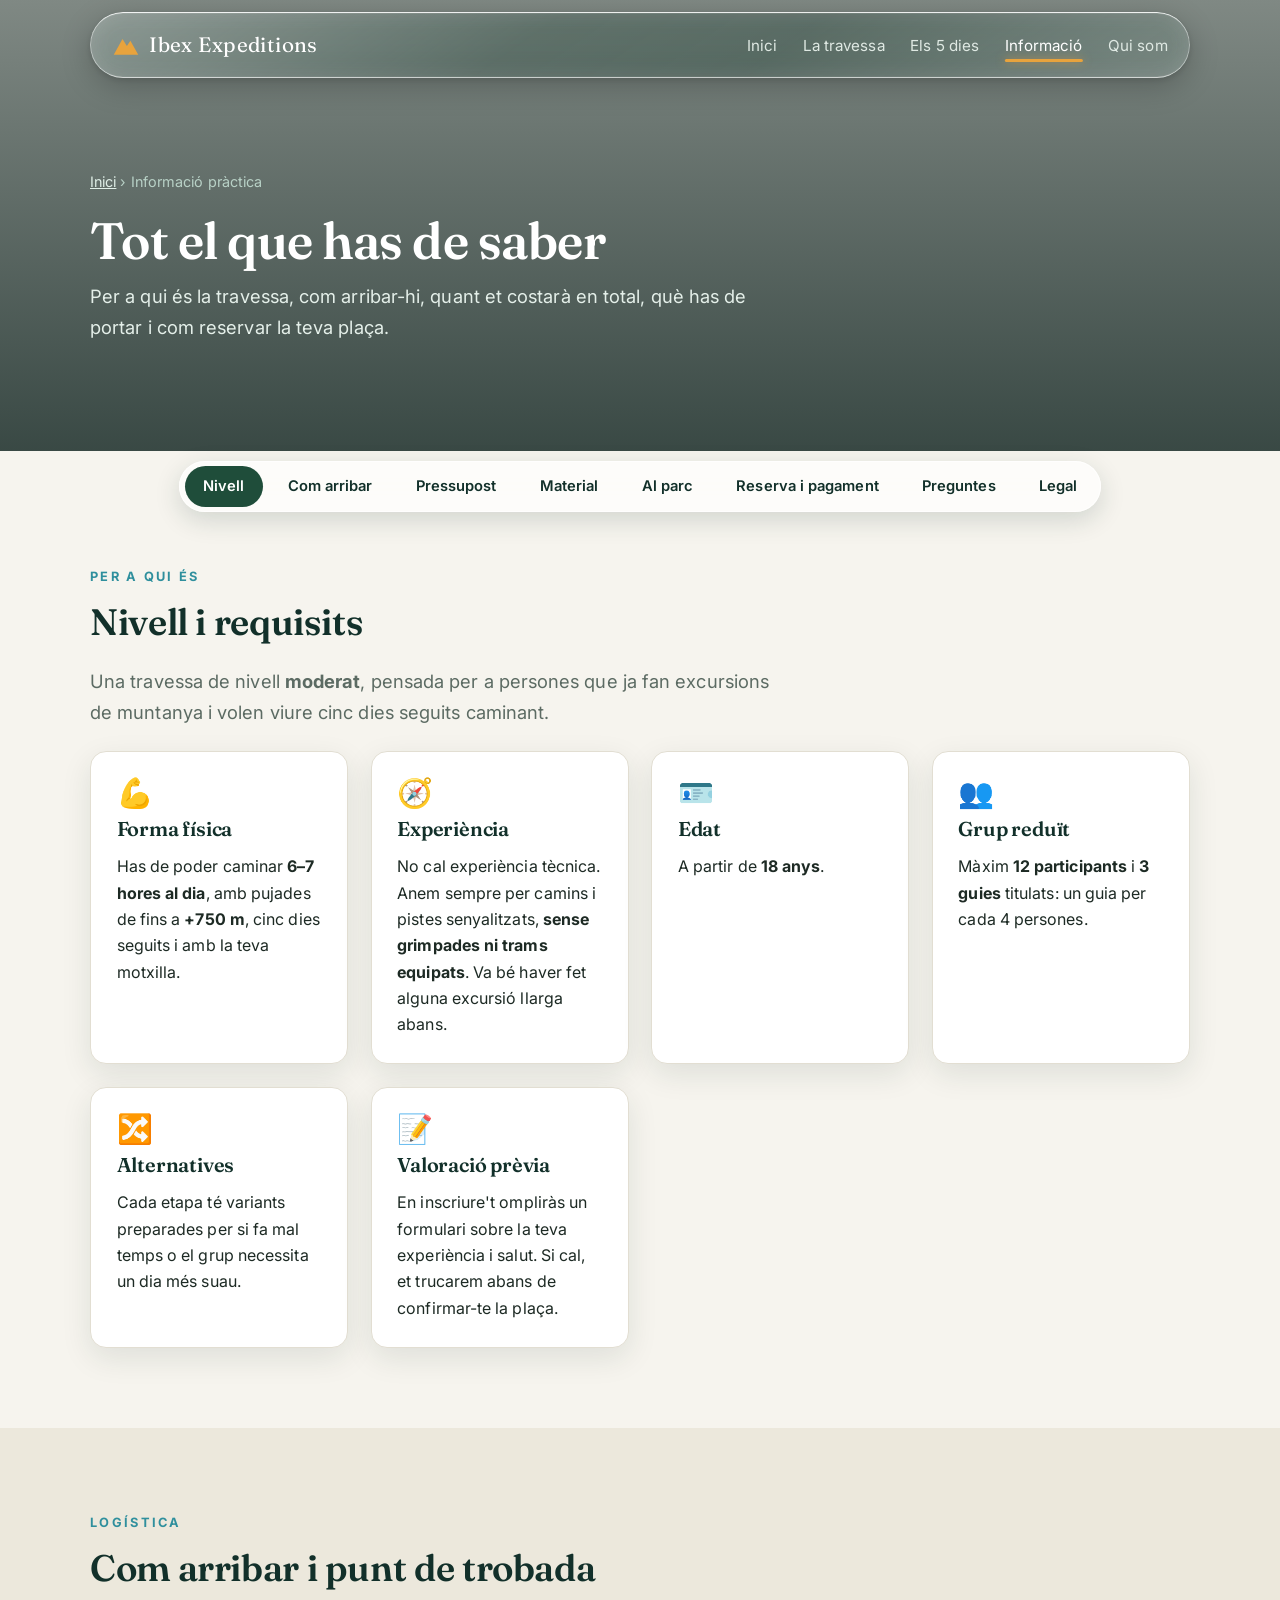
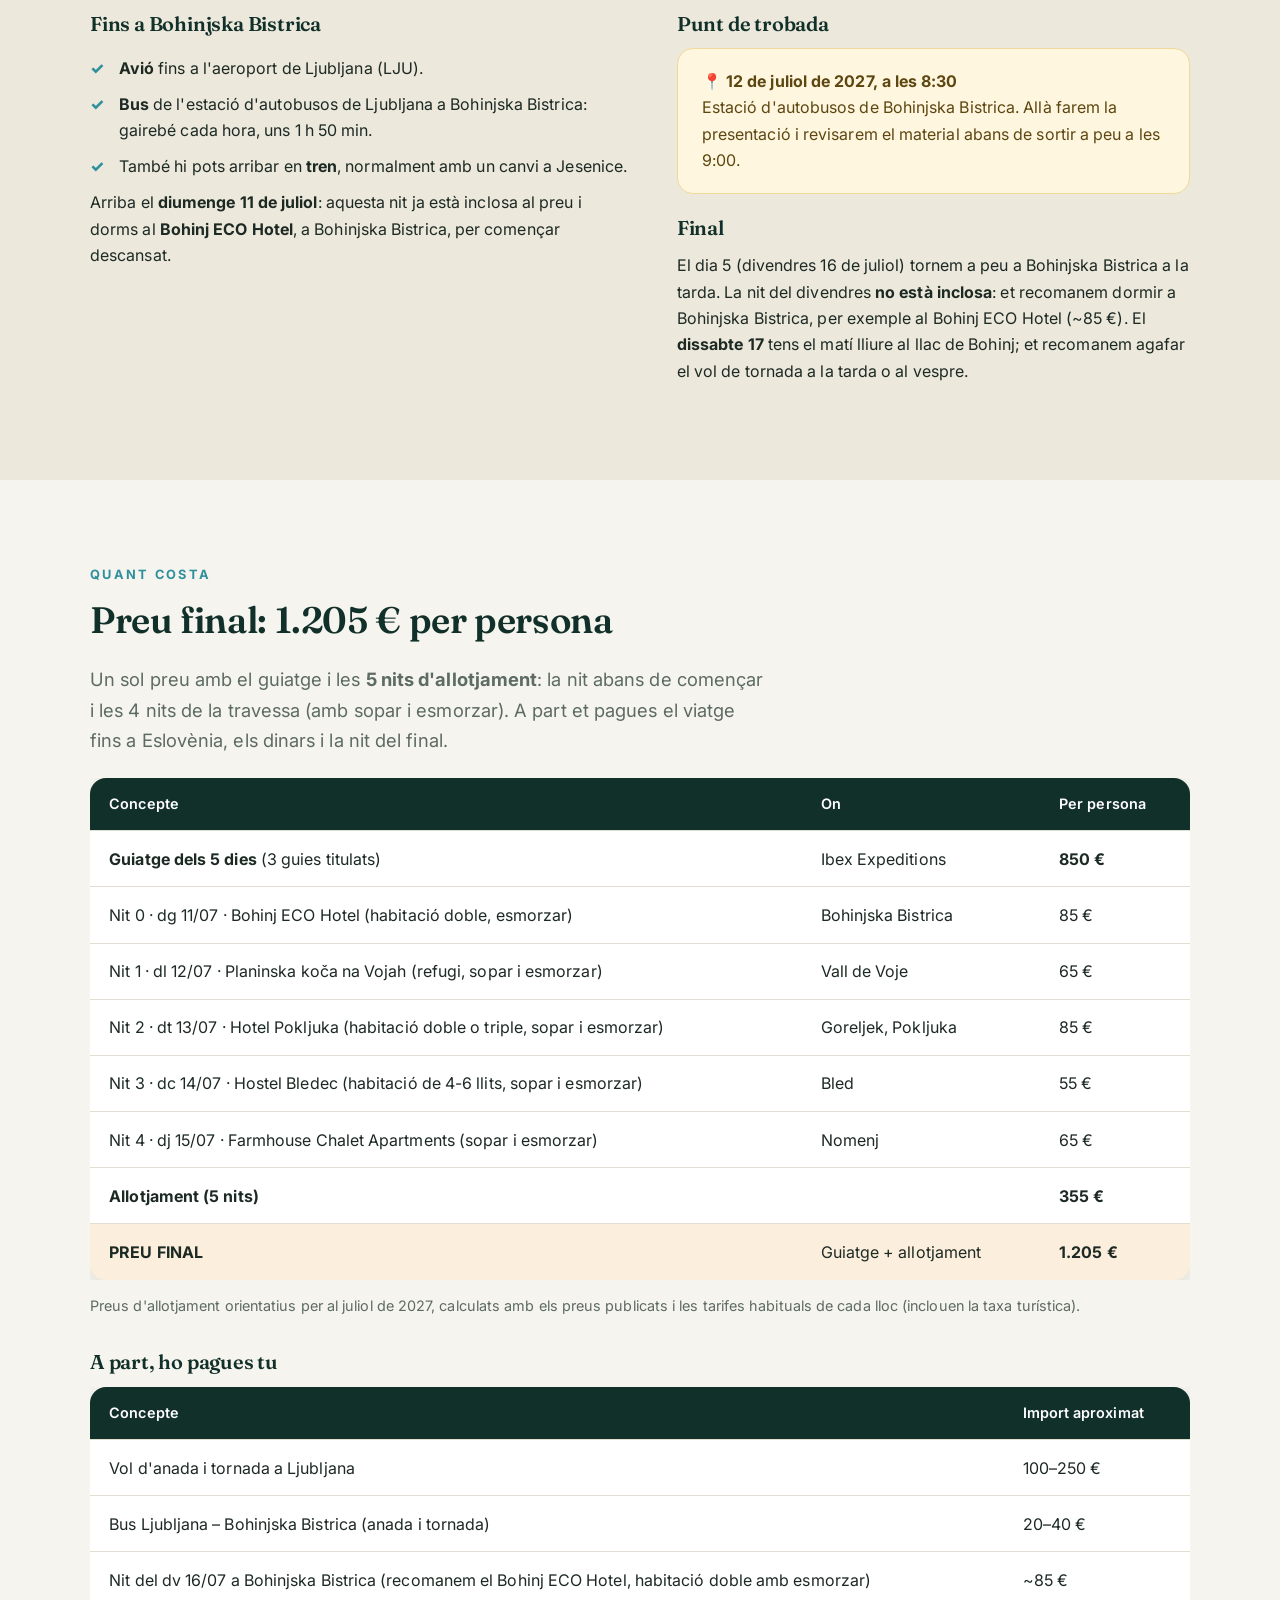
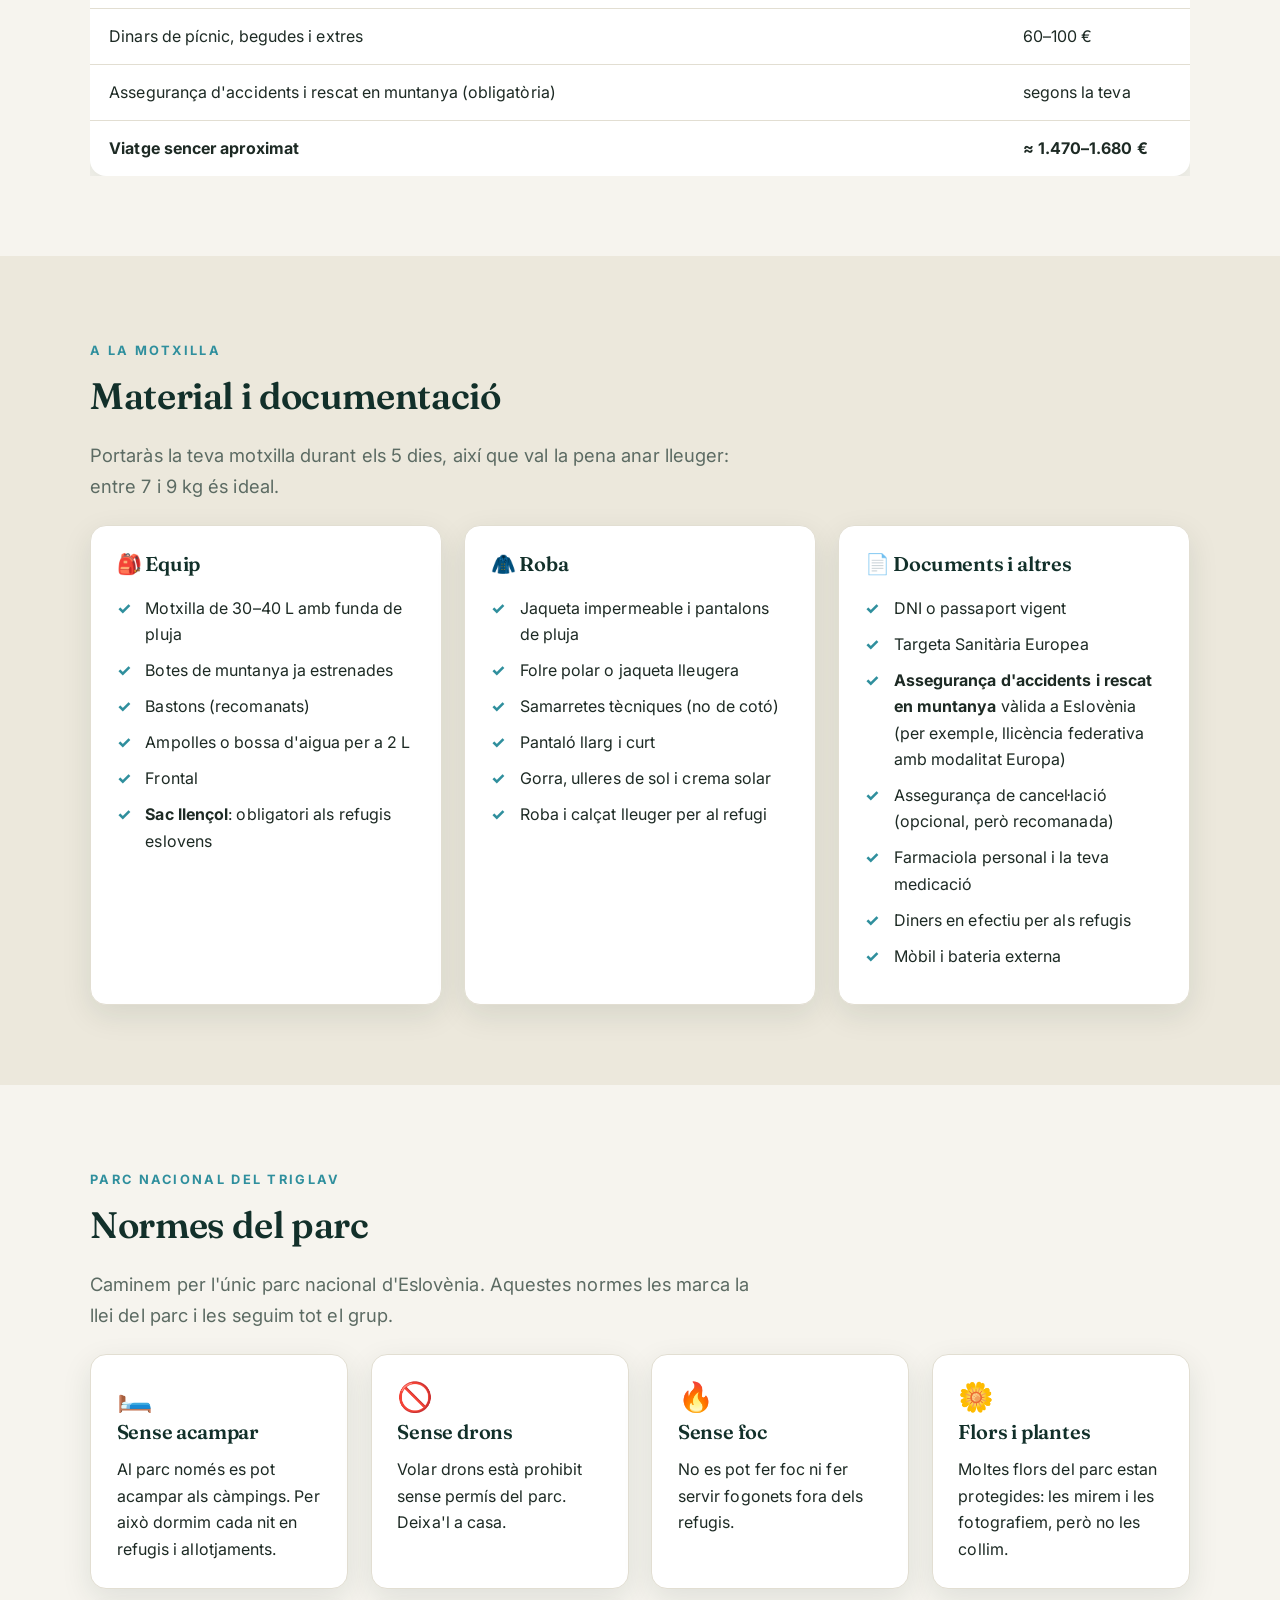
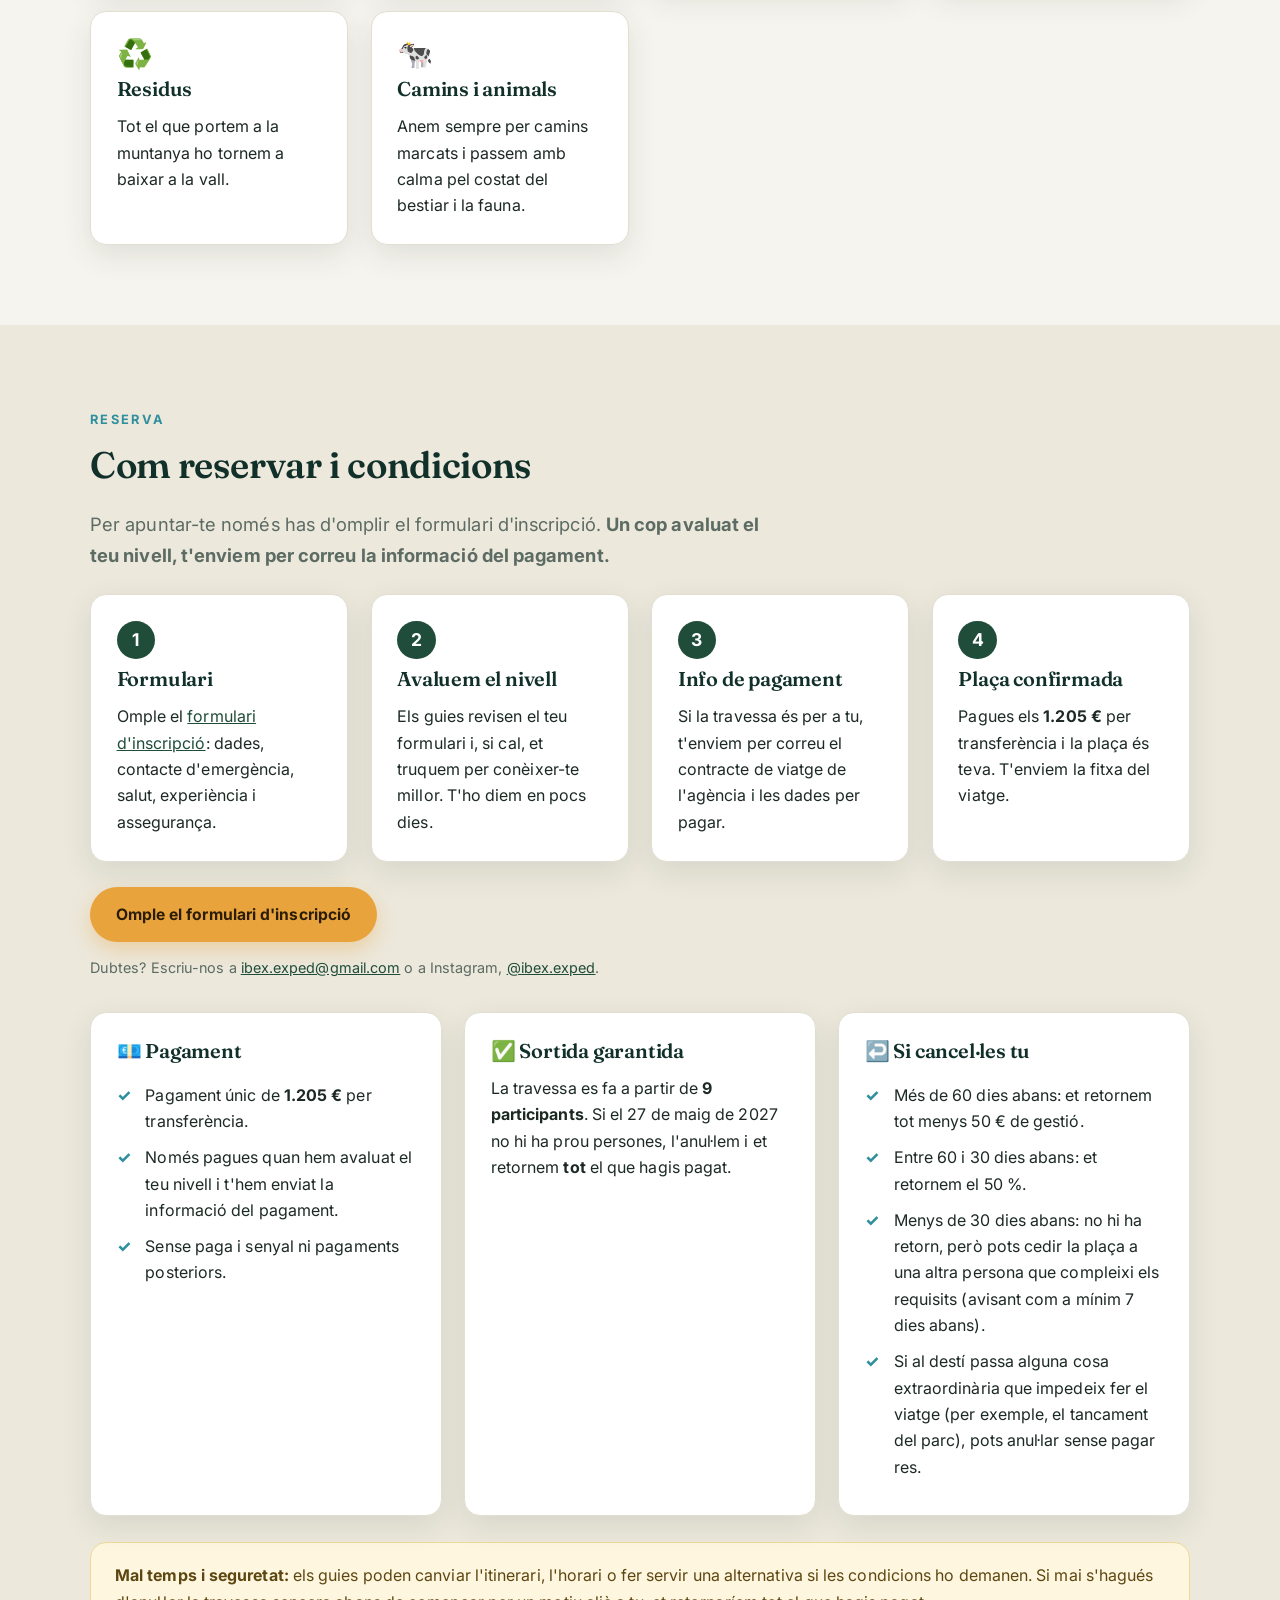
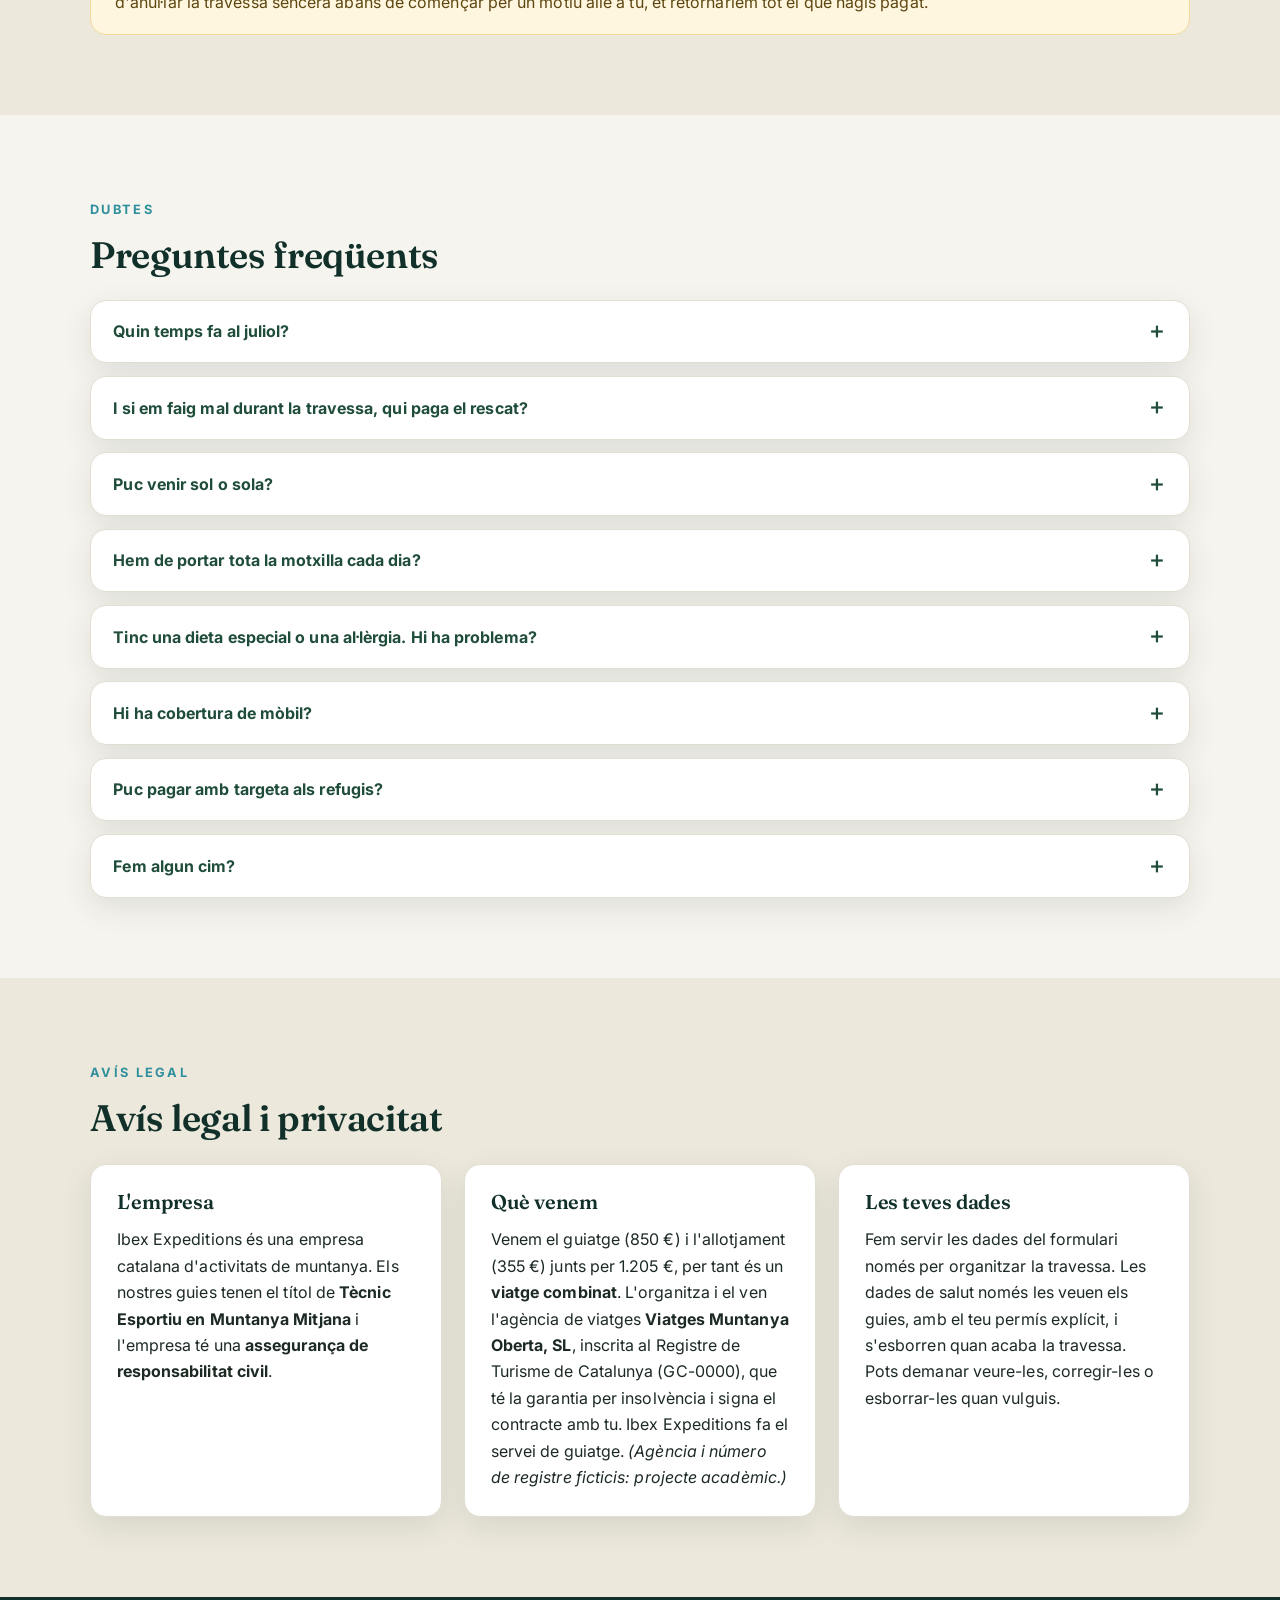
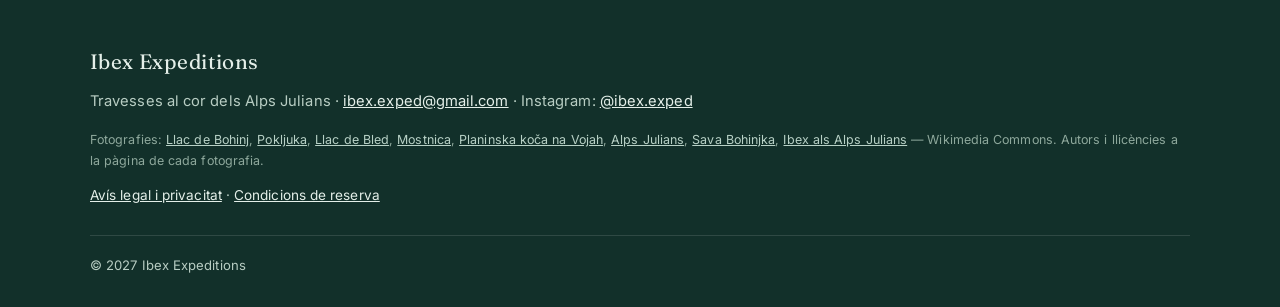
<file: informacio.html>
<!DOCTYPE html>
<html lang="ca">
<head>
  <meta charset="UTF-8">
  <meta name="viewport" content="width=device-width, initial-scale=1">
  <title>Informació pràctica · Ibex Expeditions</title>
  <meta name="description" content="Tot el que cal saber per apuntar-te a la travessa d'Ibex Expeditions: nivell, com arribar, pressupost, material, normes del parc, reserva i condicions.">
  <link rel="preconnect" href="https://fonts.googleapis.com">
  <link rel="preconnect" href="https://fonts.gstatic.com" crossorigin>
  <link href="https://fonts.googleapis.com/css2?family=Fraunces:opsz,wght@9..144,500;9..144,600&family=Inter:wght@400;500;600;700&display=swap" rel="stylesheet">
  <link rel="stylesheet" href="css/style.css?v=24">
</head>
<body data-page="info">
<svg width="0" height="0" style="position:absolute" aria-hidden="true">
  <filter id="liquid" x="0" y="0" width="100%" height="100%" color-interpolation-filters="sRGB">
    <feImage href="data:image/svg+xml;utf8,%3Csvg%20xmlns%3D%22http%3A%2F%2Fwww.w3.org%2F2000%2Fsvg%22%20viewBox%3D%220%200%20100%20100%22%20preserveAspectRatio%3D%22none%22%3E%3Cdefs%3E%3ClinearGradient%20id%3D%22g%22%20x1%3D%220%22%20y1%3D%220%22%20x2%3D%221%22%20y2%3D%220%22%3E%3Cstop%20offset%3D%220%22%20stop-color%3D%22rgb%28255%2C128%2C128%29%22%2F%3E%3Cstop%20offset%3D%22.14%22%20stop-color%3D%22rgb%28128%2C128%2C128%29%22%2F%3E%3Cstop%20offset%3D%22.86%22%20stop-color%3D%22rgb%28128%2C128%2C128%29%22%2F%3E%3Cstop%20offset%3D%221%22%20stop-color%3D%22rgb%280%2C128%2C128%29%22%2F%3E%3C%2FlinearGradient%3E%3C%2Fdefs%3E%3Crect%20width%3D%22100%22%20height%3D%22100%22%20fill%3D%22url%28%23g%29%22%2F%3E%3C%2Fsvg%3E" x="0" y="0" width="100%" height="100%" preserveAspectRatio="none" result="mh"/>
    <feDisplacementMap in="SourceGraphic" in2="mh" scale="46" xChannelSelector="R" yChannelSelector="B" result="d1"/>
    <feImage href="data:image/svg+xml;utf8,%3Csvg%20xmlns%3D%22http%3A%2F%2Fwww.w3.org%2F2000%2Fsvg%22%20viewBox%3D%220%200%20100%20100%22%20preserveAspectRatio%3D%22none%22%3E%3Cdefs%3E%3ClinearGradient%20id%3D%22g%22%20x1%3D%220%22%20y1%3D%220%22%20x2%3D%220%22%20y2%3D%221%22%3E%3Cstop%20offset%3D%220%22%20stop-color%3D%22rgb%28128%2C255%2C128%29%22%2F%3E%3Cstop%20offset%3D%22.3%22%20stop-color%3D%22rgb%28128%2C128%2C128%29%22%2F%3E%3Cstop%20offset%3D%22.7%22%20stop-color%3D%22rgb%28128%2C128%2C128%29%22%2F%3E%3Cstop%20offset%3D%221%22%20stop-color%3D%22rgb%28128%2C0%2C128%29%22%2F%3E%3C%2FlinearGradient%3E%3C%2Fdefs%3E%3Crect%20width%3D%22100%22%20height%3D%22100%22%20fill%3D%22url%28%23g%29%22%2F%3E%3C%2Fsvg%3E" x="0" y="0" width="100%" height="100%" preserveAspectRatio="none" result="mv"/>
    <feDisplacementMap in="d1" in2="mv" scale="46" xChannelSelector="B" yChannelSelector="G"/>
  </filter>
</svg><header class="nav" id="nav">
  <div class="container nav-inner">
    <a class="brand" href="index.html">
      <svg viewBox="0 0 32 32" aria-hidden="true"><path d="M2 27 12 9l5 8 4-6 9 16z" fill="#e8a33d"/></svg>
      Ibex Expeditions
    </a>
    <button class="burger" aria-label="Obre el menú" aria-expanded="false">☰</button>
    <ul>
      <li><a class="link" href="index.html">Inici</a></li>
      <li><a class="link" href="index.html#travessa">La travessa</a></li>
      <li><a class="link" href="dies.html">Els 5 dies</a></li>
      <li><a class="link active" href="informacio.html">Informació</a></li>
      <li><a class="link" href="index.html#qui-som">Qui som</a></li>
    </ul>
  </div>
</header>

<section class="page-hero photo" style="--hero:url('https://commons.wikimedia.org/wiki/Special:FilePath/Beautiful_surroundings_of_Planina_Zajamniki,_Pokljuka_plateau_near_Lake_Bohinj,_Julian_Alps_in_Triglav_National_Park_%2852340724264%29.jpg?width=2000')">
  <div class="container">
    <div class="crumbs"><a href="index.html">Inici</a> › Informació pràctica</div>
    <h1>Tot el que has de saber</h1>
    <p class="lead" style="color:#e4efe9">Per a qui és la travessa, com arribar-hi, quant et costarà en total, què has de portar i com reservar la teva plaça.</p>
  </div>
</section>

<div class="day-tabs-wrap"><div class="container"><nav class="day-tabs" aria-label="Apartats">
  <a href="#nivell">Nivell</a><a href="#arribar">Com arribar</a><a href="#pressupost">Pressupost</a><a href="#material">Material</a><a href="#parc">Al parc</a><a href="#condicions">Reserva i pagament</a><a href="#faq">Preguntes</a><a href="#legal">Legal</a>
</nav></div></div>

<section class="section day-sec" id="nivell">
  <div class="container">
    <span class="eyebrow">Per a qui és</span>
    <h2>Nivell i requisits</h2>
    <p class="lead">Una travessa de nivell <strong>moderat</strong>, pensada per a persones que ja fan excursions de muntanya i volen viure cinc dies seguits caminant.</p>
    <div class="grid grid-3" style="margin-top:1.5rem">
      <div class="card reveal"><div class="icon">💪</div><h3>Forma física</h3><p>Has de poder caminar <strong>6–7 hores al dia</strong>, amb pujades de fins a <strong>+750 m</strong>, cinc dies seguits i amb la teva motxilla.</p></div>
      <div class="card reveal"><div class="icon">🧭</div><h3>Experiència</h3><p>No cal experiència tècnica. Anem sempre per camins i pistes senyalitzats, <strong>sense grimpades ni trams equipats</strong>. Va bé haver fet alguna excursió llarga abans.</p></div>
      <div class="card reveal"><div class="icon">🪪</div><h3>Edat</h3><p>A partir de <strong>18 anys</strong>.</p></div>
      <div class="card reveal"><div class="icon">👥</div><h3>Grup reduït</h3><p>Màxim <strong>12 participants</strong> i <strong>3 guies</strong> titulats: un guia per cada 4 persones.</p></div>
      <div class="card reveal"><div class="icon">🔀</div><h3>Alternatives</h3><p>Cada etapa té variants preparades per si fa mal temps o el grup necessita un dia més suau.</p></div>
      <div class="card reveal"><div class="icon">📝</div><h3>Valoració prèvia</h3><p>En inscriure't ompliràs un formulari sobre la teva experiència i salut. Si cal, et trucarem abans de confirmar-te la plaça.</p></div>
    </div>
  </div>
</section>

<section class="section day-sec" id="arribar" style="background:#ece8dc">
  <div class="container">
    <span class="eyebrow">Logística</span>
    <h2>Com arribar i punt de trobada</h2>
    <div class="split" style="align-items:start;margin-top:1rem">
      <div class="reveal">
        <h3>Fins a Bohinjska Bistrica</h3>
        <ul class="checks">
          <li><strong>Avió</strong> fins a l'aeroport de Ljubljana (LJU).</li>
          <li><strong>Bus</strong> de l'estació d'autobusos de Ljubljana a Bohinjska Bistrica: gairebé cada hora, uns 1 h 50 min.</li>
          <li>També hi pots arribar en <strong>tren</strong>, normalment amb un canvi a Jesenice.</li>
        </ul>
        <p>Arriba el <strong>diumenge 11 de juliol</strong>: aquesta nit ja està inclosa al preu i dorms al <strong>Bohinj ECO Hotel</strong>, a Bohinjska Bistrica, per començar descansat.</p>
      </div>
      <div class="reveal">
        <h3>Punt de trobada</h3>
        <div class="notice"><strong>📍 12 de juliol de 2027, a les 8:30</strong><br>Estació d'autobusos de Bohinjska Bistrica. Allà farem la presentació i revisarem el material abans de sortir a peu a les 9:00.</div>
        <h3 style="margin-top:1.4rem">Final</h3>
        <p>El dia 5 (divendres 16 de juliol) tornem a peu a Bohinjska Bistrica a la tarda. La nit del divendres <strong>no està inclosa</strong>: et recomanem dormir a Bohinjska Bistrica, per exemple al Bohinj ECO Hotel (~85 €). El <strong>dissabte 17</strong> tens el matí lliure al llac de Bohinj; et recomanem agafar el vol de tornada a la tarda o al vespre.</p>
      </div>
    </div>
  </div>
</section>

<section class="section day-sec" id="pressupost">
  <div class="container">
    <span class="eyebrow">Quant costa</span>
    <h2>Preu final: 1.205 € per persona</h2>
    <p class="lead">Un sol preu amb el guiatge i les <strong>5 nits d'allotjament</strong>: la nit abans de començar i les 4 nits de la travessa (amb sopar i esmorzar). A part et pagues el viatge fins a Eslovènia, els dinars i la nit del final.</p>
    <div class="reveal" style="overflow-x:auto;margin-top:1.4rem">
      <table class="data-table">
        <thead><tr><th>Concepte</th><th>On</th><th>Per persona</th></tr></thead>
        <tbody>
          <tr><td><strong>Guiatge dels 5 dies</strong> (3 guies titulats)</td><td>Ibex Expeditions</td><td><strong>850 €</strong></td></tr>
          <tr><td>Nit 0 · dg 11/07 · Bohinj ECO Hotel (habitació doble, esmorzar)</td><td>Bohinjska Bistrica</td><td>85 €</td></tr>
          <tr><td>Nit 1 · dl 12/07 · Planinska koča na Vojah (refugi, sopar i esmorzar)</td><td>Vall de Voje</td><td>65 €</td></tr>
          <tr><td>Nit 2 · dt 13/07 · Hotel Pokljuka (habitació doble o triple, sopar i esmorzar)</td><td>Goreljek, Pokljuka</td><td>85 €</td></tr>
          <tr><td>Nit 3 · dc 14/07 · Hostel Bledec (habitació de 4-6 llits, sopar i esmorzar)</td><td>Bled</td><td>55 €</td></tr>
          <tr><td>Nit 4 · dj 15/07 · Farmhouse Chalet Apartments (sopar i esmorzar)</td><td>Nomenj</td><td>65 €</td></tr>
          <tr><td><strong>Allotjament (5 nits)</strong></td><td></td><td><strong>355 €</strong></td></tr>
          <tr style="background:rgba(232,163,61,.18)"><td><strong>PREU FINAL</strong></td><td>Guiatge + allotjament</td><td><strong>1.205 €</strong></td></tr>
        </tbody>
      </table>
    </div>
    <p class="map-note">Preus d'allotjament orientatius per al juliol de 2027, calculats amb els preus publicats i les tarifes habituals de cada lloc (inclouen la taxa turística). </p>
    <h3 style="margin-top:2rem">A part, ho pagues tu</h3>
    <div class="reveal" style="overflow-x:auto;margin-top:.8rem">
      <table class="data-table">
        <thead><tr><th>Concepte</th><th>Import aproximat</th></tr></thead>
        <tbody>
          <tr><td>Vol d'anada i tornada a Ljubljana</td><td>100–250 €</td></tr>
          <tr><td>Bus Ljubljana – Bohinjska Bistrica (anada i tornada)</td><td>20–40 €</td></tr>
          <tr><td>Nit del dv 16/07 a Bohinjska Bistrica (recomanem el Bohinj ECO Hotel, habitació doble amb esmorzar)</td><td>~85 €</td></tr>
          <tr><td>Dinars de pícnic, begudes i extres</td><td>60–100 €</td></tr>
          <tr><td>Assegurança d'accidents i rescat en muntanya (obligatòria)</td><td>segons la teva</td></tr>
          <tr><td><strong>Viatge sencer aproximat</strong></td><td><strong>≈ 1.470–1.680 €</strong></td></tr>
        </tbody>
      </table>
    </div>
  </div>
</section>

<section class="section day-sec" id="material" style="background:#ece8dc">
  <div class="container">
    <span class="eyebrow">A la motxilla</span>
    <h2>Material i documentació</h2>
    <p class="lead">Portaràs la teva motxilla durant els 5 dies, així que val la pena anar lleuger: entre 7 i 9 kg és ideal.</p>
    <div class="grid grid-3" style="margin-top:1.5rem">
      <div class="card reveal"><h3>🎒 Equip</h3><ul class="checks">
        <li>Motxilla de 30–40 L amb funda de pluja</li>
        <li>Botes de muntanya ja estrenades</li>
        <li>Bastons (recomanats)</li>
        <li>Ampolles o bossa d'aigua per a 2 L</li>
        <li>Frontal</li>
        <li><strong>Sac llençol</strong>: obligatori als refugis eslovens</li>
      </ul></div>
      <div class="card reveal"><h3>🧥 Roba</h3><ul class="checks">
        <li>Jaqueta impermeable i pantalons de pluja</li>
        <li>Folre polar o jaqueta lleugera</li>
        <li>Samarretes tècniques (no de cotó)</li>
        <li>Pantaló llarg i curt</li>
        <li>Gorra, ulleres de sol i crema solar</li>
        <li>Roba i calçat lleuger per al refugi</li>
      </ul></div>
      <div class="card reveal"><h3>📄 Documents i altres</h3><ul class="checks">
        <li>DNI o passaport vigent</li>
        <li>Targeta Sanitària Europea</li>
        <li><strong>Assegurança d'accidents i rescat en muntanya</strong> vàlida a Eslovènia (per exemple, llicència federativa amb modalitat Europa)</li>
        <li>Assegurança de cancel·lació (opcional, però recomanada)</li>
        <li>Farmaciola personal i la teva medicació</li>
        <li>Diners en efectiu per als refugis</li>
        <li>Mòbil i bateria externa</li>
      </ul></div>
    </div>
  </div>
</section>

<section class="section day-sec" id="parc">
  <div class="container">
    <span class="eyebrow">Parc Nacional del Triglav</span>
    <h2>Normes del parc</h2>
    <p class="lead">Caminem per l'únic parc nacional d'Eslovènia. Aquestes normes les marca la llei del parc i les seguim tot el grup.</p>
    <div class="grid grid-3" style="margin-top:1.5rem">
      <div class="card reveal"><div class="icon">🛏️</div><h3>Sense acampar</h3><p>Al parc només es pot acampar als càmpings. Per això dormim cada nit en refugis i allotjaments.</p></div>
      <div class="card reveal"><div class="icon">🚫</div><h3>Sense drons</h3><p>Volar drons està prohibit sense permís del parc. Deixa'l a casa.</p></div>
      <div class="card reveal"><div class="icon">🔥</div><h3>Sense foc</h3><p>No es pot fer foc ni fer servir fogonets fora dels refugis.</p></div>
      <div class="card reveal"><div class="icon">🌼</div><h3>Flors i plantes</h3><p>Moltes flors del parc estan protegides: les mirem i les fotografiem, però no les collim.</p></div>
      <div class="card reveal"><div class="icon">♻️</div><h3>Residus</h3><p>Tot el que portem a la muntanya ho tornem a baixar a la vall.</p></div>
      <div class="card reveal"><div class="icon">🐄</div><h3>Camins i animals</h3><p>Anem sempre per camins marcats i passem amb calma pel costat del bestiar i la fauna.</p></div>
    </div>
  </div>
</section>

<section class="section day-sec" id="condicions" style="background:#ece8dc">
  <div class="container">
    <span class="eyebrow">Reserva</span>
    <h2>Com reservar i condicions</h2>
    <p class="lead">Per apuntar-te només has d'omplir el formulari d'inscripció. <strong>Un cop avaluat el teu nivell, t'enviem per correu la informació del pagament.</strong></p>
    <div class="grid grid-4" style="margin-top:1.5rem">
      <div class="card reveal"><div class="icon">1</div><h3>Formulari</h3><p>Omple el <a href="https://docs.google.com/forms/d/11KLiutqa8P9XWF3keXaAyN1_zg2-nCYa7v3DIW5TkCI/viewform" target="_blank" rel="noopener">formulari d'inscripció</a>: dades, contacte d'emergència, salut, experiència i assegurança.</p></div>
      <div class="card reveal"><div class="icon">2</div><h3>Avaluem el nivell</h3><p>Els guies revisen el teu formulari i, si cal, et truquem per conèixer-te millor. T'ho diem en pocs dies.</p></div>
      <div class="card reveal"><div class="icon">3</div><h3>Info de pagament</h3><p>Si la travessa és per a tu, t'enviem per correu el contracte de viatge de l'agència i les dades per pagar.</p></div>
      <div class="card reveal"><div class="icon">4</div><h3>Plaça confirmada</h3><p>Pagues els <strong>1.205 €</strong> per transferència i la plaça és teva. T'enviem la fitxa del viatge.</p></div>
    </div>
    <div class="btns reveal" style="margin-top:1.6rem"><a class="btn btn-primary" href="https://docs.google.com/forms/d/11KLiutqa8P9XWF3keXaAyN1_zg2-nCYa7v3DIW5TkCI/viewform" target="_blank" rel="noopener">Omple el formulari d'inscripció</a></div>
    <p class="map-note">Dubtes? Escriu-nos a <a href="mailto:ibex.exped@gmail.com">ibex.exped@gmail.com</a> o a Instagram, <a href="https://www.instagram.com/ibex.exped" target="_blank" rel="noopener">@ibex.exped</a>.</p>
    <div class="grid grid-3" style="margin-top:2rem">
      <div class="card reveal"><h3>💶 Pagament</h3><ul class="checks">
        <li>Pagament únic de <strong>1.205 €</strong> per transferència.</li>
        <li>Només pagues quan hem avaluat el teu nivell i t'hem enviat la informació del pagament.</li>
        <li>Sense paga i senyal ni pagaments posteriors.</li>
      </ul></div>
      <div class="card reveal"><h3>✅ Sortida garantida</h3><p>La travessa es fa a partir de <strong>9 participants</strong>. Si el 27 de maig de 2027 no hi ha prou persones, l'anul·lem i et retornem <strong>tot</strong> el que hagis pagat.</p></div>
      <div class="card reveal"><h3>↩️ Si cancel·les tu</h3><ul class="checks">
        <li>Més de 60 dies abans: et retornem tot menys 50 € de gestió.</li>
        <li>Entre 60 i 30 dies abans: et retornem el 50 %.</li>
        <li>Menys de 30 dies abans: no hi ha retorn, però pots cedir la plaça a una altra persona que compleixi els requisits (avisant com a mínim 7 dies abans).</li>
        <li>Si al destí passa alguna cosa extraordinària que impedeix fer el viatge (per exemple, el tancament del parc), pots anul·lar sense pagar res.</li>
      </ul></div>
    </div>
    <div class="notice reveal" style="margin-top:1.6rem"><strong>Mal temps i seguretat:</strong> els guies poden canviar l'itinerari, l'horari o fer servir una alternativa si les condicions ho demanen. Si mai s'hagués d'anul·lar la travessa sencera abans de començar per un motiu aliè a tu, et retornaríem tot el que hagis pagat.</div>
  </div>
</section>

<section class="section day-sec" id="faq">
  <div class="container">
    <span class="eyebrow">Dubtes</span>
    <h2>Preguntes freqüents</h2>
    <div style="margin-top:1.4rem;display:grid;gap:.8rem">
      <details class="acc card reveal"><summary>Quin temps fa al juliol?</summary><div class="acc-body"><p>Normalment fa calor a les valls i és més fresc a l'altiplà de Pokljuka, sobretot a la nit. A l'estiu són habituals les <strong>tempestes de tarda</strong>: per això sortim d'hora i arribem a l'allotjament a mitja tarda. Porta sempre roba d'abric i impermeable.</p></div></details>
      <details class="acc card reveal"><summary>I si em faig mal durant la travessa, qui paga el rescat?</summary><div class="acc-body"><p>Els guies estan formats en primers auxilis i porten farmaciola, i a Eslovènia el número d'emergències és el <strong>112</strong>. Però el rescat i l'atenció mèdica els cobreix la teva <strong>assegurança d'accidents i rescat en muntanya</strong>. Per això és obligatòria: a Eslovènia el rescat pot ser de pagament.</p></div></details>
      <details class="acc card reveal"><summary>Puc venir sol o sola?</summary><div class="acc-body"><p>És clar. Moltes persones s'apunten soles i el grup reduït fa que de seguida us conegueu.</p></div></details>
      <details class="acc card reveal"><summary>Hem de portar tota la motxilla cada dia?</summary><div class="acc-body"><p>Sí. És una travessa de refugi en refugi i no hi ha transport d'equipatge. Per això és important anar lleuger: mira la llista de <a href="#material">material</a>.</p></div></details>
      <details class="acc card reveal"><summary>Tinc una dieta especial o una al·lèrgia. Hi ha problema?</summary><div class="acc-body"><p>Indica-ho al formulari d'inscripció i ho comunicarem als refugis amb temps.</p></div></details>
      <details class="acc card reveal"><summary>Hi ha cobertura de mòbil?</summary><div class="acc-body"><p>A la majoria de llocs sí, però hi ha trams sense senyal. Els guies porten mitjans per comunicar-se en cas d'emergència.</p></div></details>
      <details class="acc card reveal"><summary>Puc pagar amb targeta als refugis?</summary><div class="acc-body"><p>No a tots. L'allotjament ja està pagat (inclòs al preu). Porta diners en efectiu per als dinars, les begudes i els extres.</p></div></details>
      <details class="acc card reveal"><summary>Fem algun cim?</summary><div class="acc-body"><p>La travessa està pensada per gaudir de les valls, els llacs i els altiplans del parc, sempre per camins de mitja muntanya.</p></div></details>
    </div>
  </div>
</section>

<section class="section day-sec" id="legal" style="background:#ece8dc">
  <div class="container">
    <span class="eyebrow">Avís legal</span>
    <h2>Avís legal i privacitat</h2>
    <div class="grid grid-3" style="margin-top:1.5rem">
      <div class="card reveal"><h3>L'empresa</h3><p>Ibex Expeditions és una empresa catalana d'activitats de muntanya. Els nostres guies tenen el títol de <strong>Tècnic Esportiu en Muntanya Mitjana</strong> i l'empresa té una <strong>assegurança de responsabilitat civil</strong>.</p></div>
      <div class="card reveal"><h3>Què venem</h3><p>Venem el guiatge (850 €) i l'allotjament (355 €) junts per 1.205 €, per tant és un <strong>viatge combinat</strong>. L'organitza i el ven l'agència de viatges <strong>Viatges Muntanya Oberta, SL</strong>, inscrita al Registre de Turisme de Catalunya (GC-0000), que té la garantia per insolvència i signa el contracte amb tu. Ibex Expeditions fa el servei de guiatge. <em>(Agència i número de registre ficticis: projecte acadèmic.)</em></p></div>
      <div class="card reveal"><h3>Les teves dades</h3><p>Fem servir les dades del formulari només per organitzar la travessa. Les dades de salut només les veuen els guies, amb el teu permís explícit, i s'esborren quan acaba la travessa. Pots demanar veure-les, corregir-les o esborrar-les quan vulguis.</p></div>
    </div>
  </div>
</section>

<footer class="footer">
  <div class="container">
    <a class="brand" href="index.html">Ibex Expeditions</a>
    <p>Travesses al cor dels Alps Julians · <a href="mailto:ibex.exped@gmail.com">ibex.exped@gmail.com</a> · Instagram: <a href="https://www.instagram.com/ibex.exped" target="_blank" rel="noopener">@ibex.exped</a></p>
    <p class="credits">Fotografies: <a href="https://commons.wikimedia.org/wiki/File:Bohinjsko_jezero_2.jpg" target="_blank" rel="noopener">Llac de Bohinj</a>, <a href="https://commons.wikimedia.org/wiki/File:Beautiful_surroundings_of_Planina_Zajamniki,_Pokljuka_plateau_near_Lake_Bohinj,_Julian_Alps_in_Triglav_National_Park_%2852340724264%29.jpg" target="_blank" rel="noopener">Pokljuka</a>, <a href="https://commons.wikimedia.org/wiki/File:Bled_Lake,_Slovenia.jpg" target="_blank" rel="noopener">Llac de Bled</a>, <a href="https://commons.wikimedia.org/wiki/File:Mostnica-Voje5.JPG" target="_blank" rel="noopener">Mostnica</a>, <a href="https://commons.wikimedia.org/wiki/File:Planinska_ko%C4%8Da_na_Vojah.JPG" target="_blank" rel="noopener">Planinska koča na Vojah</a>, <a href="https://commons.wikimedia.org/wiki/File:Alpine_landscape_panorama_in_the_evening_%2852340854025%29.jpg" target="_blank" rel="noopener">Alps Julians</a>, <a href="https://commons.wikimedia.org/wiki/File:Sava_Bohinjka_River_%2842613772802%29.jpg" target="_blank" rel="noopener">Sava Bohinjka</a>, <a href="https://commons.wikimedia.org/wiki/File:MC_Steinbock.jpg" target="_blank" rel="noopener">Ibex als Alps Julians</a> — Wikimedia Commons. Autors i llicències a la pàgina de cada fotografia.</p>
    <p class="legal-links"><a href="informacio.html#legal">Avís legal i privacitat</a> · <a href="informacio.html#condicions">Condicions de reserva</a></p>
    <div class="footer-bottom">© 2027 Ibex Expeditions</div>
  </div>
</footer>
<script src="js/main.js?v=24"></script>
</body>
</html>
</file>
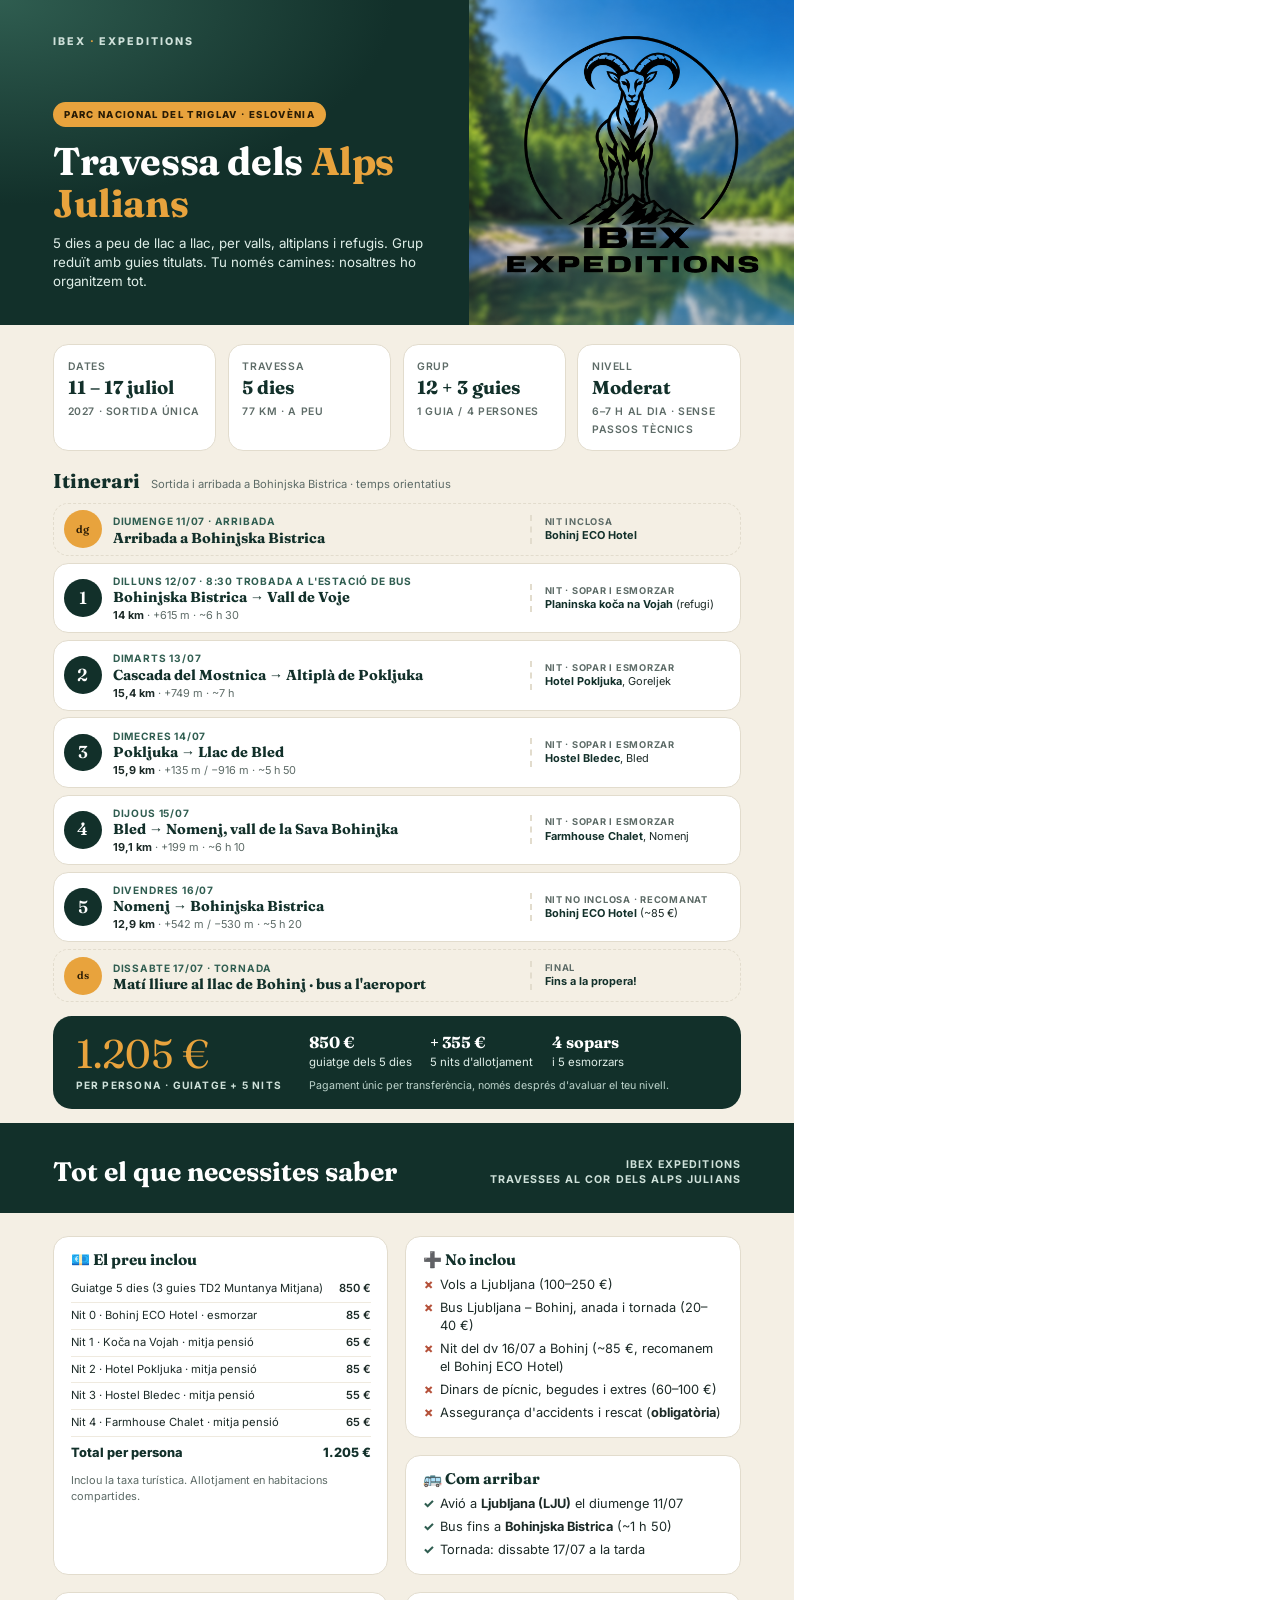
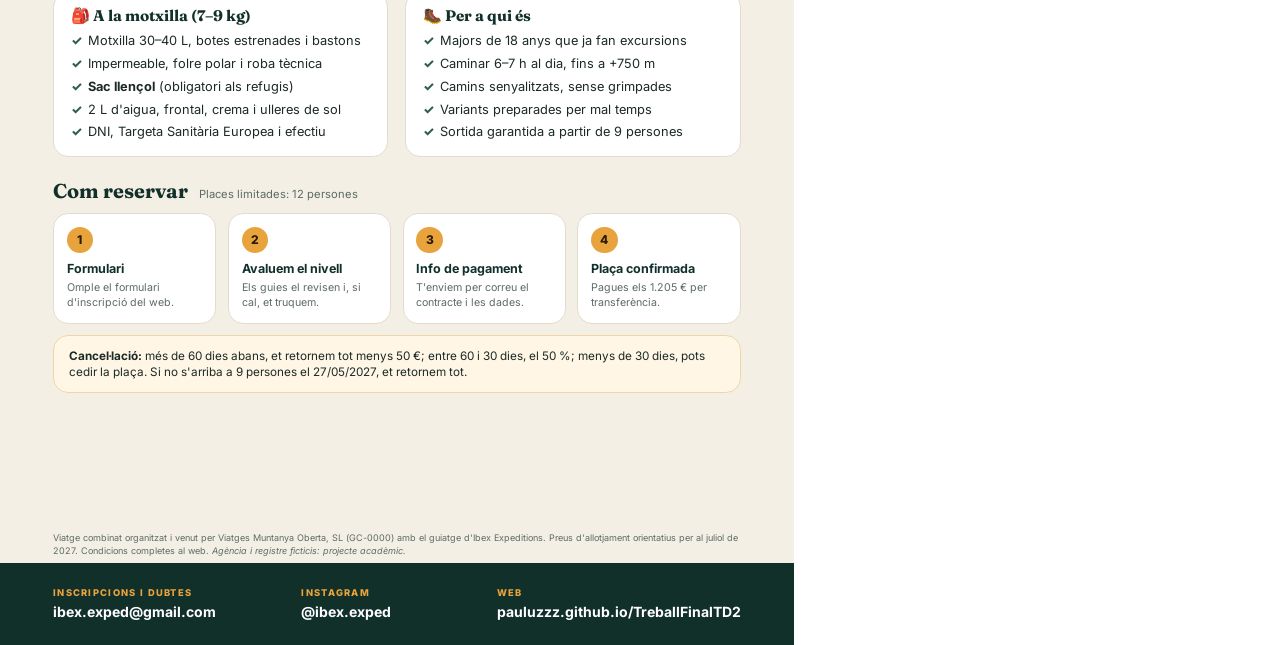
<file: fitxa/fitxa-client.html>
<!DOCTYPE html>
<html lang="ca">
<head>
<meta charset="UTF-8">
<title>Fitxa del viatge · Ibex Expeditions</title>
<link href="https://fonts.googleapis.com/css2?family=Fraunces:opsz,wght@9..144,500;9..144,600;9..144,700&family=Inter:wght@400;500;600;700;800&display=swap" rel="stylesheet">
<style>
  @page { size: A4; margin: 0; }
  :root { --forest:#12302a; --moss:#2f5d50; --sun:#e8a33d; --sand:#f4efe4; --ink:#1c2a27; --muted:#5d6b67; --line:#e2dccd; --sky:#1f6fb2; }
  * { box-sizing: border-box; margin: 0; padding: 0; }
  body { font-family: Inter, sans-serif; color: var(--ink); font-size: 9.6pt; line-height: 1.42; -webkit-print-color-adjust: exact; print-color-adjust: exact; }
  .page { width: 210mm; height: 297mm; position: relative; overflow: hidden; background: var(--sand); page-break-after: always; }
  .page:last-child { page-break-after: auto; }
  h1,h2,h3 { font-family: Fraunces, serif; color: var(--forest); line-height: 1.1; }
  .pad { padding: 0 14mm; }

  /* HERO */
  .hero { height: 86mm; position: relative; color: #fff; display:grid; grid-template-columns: 1fr 86mm; background: var(--forest); }
  .hero .img { background: url('logo.png') center / cover; }
  .hero .txt { position: relative; padding: 9mm 8mm 9mm 14mm; display:flex; flex-direction: column; justify-content: flex-end; background: radial-gradient(120% 90% at 0% 0%, #2f5d50 0%, #12302a 70%); }
  .tag { display:inline-block; align-self:flex-start; background: var(--sun); color:#2a1c05; font-weight:800; font-size:7.2pt; letter-spacing:.14em; text-transform:uppercase; padding: 1.4mm 3mm; border-radius: 20mm; }
  .hero h1 { color:#fff; font-size: 29pt; margin: 3.5mm 0 2.5mm; letter-spacing: -.01em; }
  .hero h1 em { font-style: normal; color: var(--sun); }
  .hero p.sub { font-size: 10pt; color:#dfeee8; }
  .brandline { position:absolute; top: 9mm; left: 14mm; font-weight:800; font-size: 8pt; letter-spacing:.18em; text-transform: uppercase; color:#cfe1da; }
  .brandline span { color: var(--sun); }

  /* KEY FACTS */
  .facts { display:grid; grid-template-columns: repeat(4,1fr); gap: 3mm; padding-top: 5mm; }
  .fact { background:#fff; border-radius: 4mm; padding: 3.2mm 3.6mm; border: 1px solid var(--line); }
  .fact b { display:block; font-family: Fraunces, serif; font-size: 14pt; color: var(--forest); }
  .fact span { font-size: 7.8pt; color: var(--muted); text-transform: uppercase; letter-spacing: .06em; font-weight: 600; }

  .sec-t { display:flex; align-items: baseline; gap: 3mm; margin: 5mm 0 2.6mm; }
  .sec-t h2 { font-size: 15pt; }
  .sec-t small { color: var(--muted); font-size: 8.4pt; }

  /* TIMELINE */
  .tl { display:grid; gap: 1.8mm; }
  .day { display:grid; grid-template-columns: 13mm 1fr 52mm; align-items:center; background:#fff; border:1px solid var(--line); border-radius: 4mm; padding: 2.2mm 3.6mm 2.2mm 2.6mm; }
  .num { width: 10mm; height: 10mm; border-radius: 50%; background: var(--forest); color: #fff; display:grid; place-items:center; font-family: Fraunces, serif; font-size: 13pt; font-weight:600; }
  .day h3 { font-size: 10.8pt; }
  .day .d { font-size: 7.6pt; color: var(--moss); font-weight: 700; text-transform: uppercase; letter-spacing: .08em; }
  .day .stats { font-size: 8.2pt; color: var(--muted); margin-top: .6mm; }
  .day .stats b { color: var(--ink); }
  .night { border-left: 2px dashed var(--line); padding-left: 3.4mm; font-size: 8.2pt; }
  .night small { display:block; font-size: 7pt; color: var(--muted); text-transform: uppercase; letter-spacing: .08em; font-weight:700; }
  .night b { color: var(--forest); }
  .day.extra { background: transparent; border-style: dashed; padding-top: 1.8mm; padding-bottom: 1.8mm; }
  .day.extra .num { background: var(--sun); color: #2a1c05; font-size: 8pt; }

  /* PRICE BAND */
  .price { margin: 3.5mm 14mm 0; background: var(--forest); color:#fff; border-radius: 5mm; padding: 4.2mm 6mm; display:grid; grid-template-columns: auto 1fr; gap: 7mm; align-items:center; }
  .price .big { font-family: Fraunces, serif; font-size: 30pt; color: var(--sun); line-height: 1; }
  .price .big small { display:block; font-family: Inter, sans-serif; font-size: 7.6pt; color: #cfe1da; letter-spacing:.12em; text-transform: uppercase; font-weight: 700; margin-top: 1.5mm; }
  .price .split { display:flex; gap: 5mm; font-size: 8.6pt; color:#dfeee8; }
  .price .split div b { display:block; color:#fff; font-size: 12pt; font-family: Fraunces, serif; }
  .price p { font-size: 8pt; color:#bcd3cb; margin-top: 2mm; }

  /* PAGE 2 */
  .top2 { background: var(--forest); color: #fff; padding: 9mm 14mm 7mm; display:flex; justify-content: space-between; align-items: flex-end; }
  .top2 h2 { color:#fff; font-size: 20pt; }
  .top2 .r { text-align:right; font-size: 8pt; color:#cfe1da; letter-spacing: .1em; text-transform: uppercase; font-weight:700; }
  .cols { display:grid; grid-template-columns: 1fr 1fr; gap: 4.5mm; }
  .card { background:#fff; border:1px solid var(--line); border-radius: 4mm; padding: 4mm 4.4mm; }
  .card h3 { font-size: 11.5pt; margin-bottom: 2mm; display:flex; gap: 2mm; align-items:center; }
  ul.ck { list-style: none; display:grid; gap: 1.2mm; }
  ul.ck li { padding-left: 4.6mm; position: relative; }
  ul.ck li::before { content:"✓"; position:absolute; left:0; color: var(--moss); font-weight: 800; }
  ul.no li::before { content:"✗"; color: #b5523b; }
  table { width:100%; border-collapse: collapse; font-size: 8.4pt; }
  td { padding: 1.3mm 0; border-bottom: 1px solid #efeadf; }
  td:last-child { text-align:right; font-weight: 600; white-space: nowrap; }
  tr.tot td { border-bottom: 0; padding-top: 2mm; font-weight: 800; color: var(--forest); font-size: 9.6pt; }
  .steps { display:grid; grid-template-columns: repeat(4,1fr); gap: 3mm; }
  .step { background:#fff; border:1px solid var(--line); border-radius: 4mm; padding: 3.4mm; position: relative; }
  .step .n { width: 7mm; height: 7mm; border-radius: 50%; background: var(--sun); color:#2a1c05; display:grid; place-items:center; font-weight:800; font-size: 9pt; margin-bottom: 1.8mm; }
  .step b { display:block; color: var(--forest); font-size: 9.4pt; margin-bottom: .6mm; }
  .step p { font-size: 8pt; color: var(--muted); }
  .hl { background: #fff6e6; border: 1px solid #f0d6a6; border-radius: 4mm; padding: 3mm 4mm; font-size: 8.8pt; margin-top: 3mm; }
  .contact { position:absolute; left: 0; right: 0; bottom: 0; background: var(--forest); color: #fff; padding: 6mm 14mm; display:grid; grid-template-columns: 1.3fr 1fr 1fr; gap: 5mm; align-items:center; }
  .contact small { display:block; font-size: 7pt; letter-spacing: .14em; text-transform: uppercase; color: var(--sun); font-weight: 800; margin-bottom: .8mm; }
  .contact b { font-size: 10.5pt; }
  .contact a { color:#fff; text-decoration: none; }
  .legal { position:absolute; left: 14mm; right: 14mm; bottom: 23mm; font-size: 6.8pt; color: var(--muted); }
  .small { font-size: 8.2pt; color: var(--muted); }
</style>
</head>
<body>

<!-- ============ PÀGINA 1 ============ -->
<section class="page">
  <div class="hero">
    <div class="txt">
      <div class="brandline">Ibex <span>·</span> Expeditions</div>
      <span class="tag">Parc Nacional del Triglav · Eslovènia</span>
      <h1>Travessa dels <em>Alps Julians</em></h1>
      <p class="sub">5 dies a peu de llac a llac, per valls, altiplans i refugis. Grup reduït amb guies titulats. Tu només camines: nosaltres ho organitzem tot.</p>
    </div>
    <div class="img"></div>
  </div>

  <div class="pad">
    <div class="facts">
      <div class="fact"><span>Dates</span><b>11 – 17 juliol</b><span>2027 · sortida única</span></div>
      <div class="fact"><span>Travessa</span><b>5 dies</b><span>77 km · a peu</span></div>
      <div class="fact"><span>Grup</span><b>12 + 3 guies</b><span>1 guia / 4 persones</span></div>
      <div class="fact"><span>Nivell</span><b>Moderat</b><span>6–7 h al dia · sense passos tècnics</span></div>
    </div>

    <div class="sec-t"><h2>Itinerari</h2><small>Sortida i arribada a Bohinjska Bistrica · temps orientatius</small></div>
    <div class="tl">
      <div class="day extra"><div class="num">dg</div><div><span class="d">Diumenge 11/07 · Arribada</span><h3>Arribada a Bohinjska Bistrica</h3></div><div class="night"><small>Nit inclosa</small><b>Bohinj ECO Hotel</b></div></div>
      <div class="day"><div class="num">1</div><div><span class="d">Dilluns 12/07 · 8:30 trobada a l'estació de bus</span><h3>Bohinjska Bistrica → Vall de Voje</h3><div class="stats"><b>14 km</b> · +615 m · ~6 h 30</div></div><div class="night"><small>Nit · sopar i esmorzar</small><b>Planinska koča na Vojah</b> (refugi)</div></div>
      <div class="day"><div class="num">2</div><div><span class="d">Dimarts 13/07</span><h3>Cascada del Mostnica → Altiplà de Pokljuka</h3><div class="stats"><b>15,4 km</b> · +749 m · ~7 h</div></div><div class="night"><small>Nit · sopar i esmorzar</small><b>Hotel Pokljuka</b>, Goreljek</div></div>
      <div class="day"><div class="num">3</div><div><span class="d">Dimecres 14/07</span><h3>Pokljuka → Llac de Bled</h3><div class="stats"><b>15,9 km</b> · +135 m / −916 m · ~5 h 50</div></div><div class="night"><small>Nit · sopar i esmorzar</small><b>Hostel Bledec</b>, Bled</div></div>
      <div class="day"><div class="num">4</div><div><span class="d">Dijous 15/07</span><h3>Bled → Nomenj, vall de la Sava Bohinjka</h3><div class="stats"><b>19,1 km</b> · +199 m · ~6 h 10</div></div><div class="night"><small>Nit · sopar i esmorzar</small><b>Farmhouse Chalet</b>, Nomenj</div></div>
      <div class="day"><div class="num">5</div><div><span class="d">Divendres 16/07</span><h3>Nomenj → Bohinjska Bistrica</h3><div class="stats"><b>12,9 km</b> · +542 m / −530 m · ~5 h 20</div></div><div class="night"><small>Nit no inclosa · recomanat</small><b>Bohinj ECO Hotel</b> (~85 €)</div></div>
      <div class="day extra"><div class="num">ds</div><div><span class="d">Dissabte 17/07 · Tornada</span><h3>Matí lliure al llac de Bohinj · bus a l'aeroport</h3></div><div class="night"><small>Final</small><b>Fins a la propera!</b></div></div>
    </div>
  </div>

  <div class="price">
    <div class="big">1.205 €<small>per persona · guiatge + 5 nits</small></div>
    <div>
      <div class="split">
        <div><b>850 €</b>guiatge dels 5 dies</div>
        <div><b>+ 355 €</b>5 nits d'allotjament</div>
        <div><b>4 sopars</b>i 5 esmorzars</div>
      </div>
      <p>Pagament únic per transferència, només després d'avaluar el teu nivell.</p>
    </div>
  </div>
</section>

<!-- ============ PÀGINA 2 ============ -->
<section class="page">
  <div class="top2"><h2>Tot el que necessites saber</h2><div class="r">Ibex Expeditions<br>Travesses al cor dels Alps Julians</div></div>
  <div class="pad" style="padding-top:6mm">
    <div class="cols">
      <div class="card">
        <h3>💶 El preu inclou</h3>
        <table>
          <tr><td>Guiatge 5 dies (3 guies TD2 Muntanya Mitjana)</td><td>850 €</td></tr>
          <tr><td>Nit 0 · Bohinj ECO Hotel · esmorzar</td><td>85 €</td></tr>
          <tr><td>Nit 1 · Koča na Vojah · mitja pensió</td><td>65 €</td></tr>
          <tr><td>Nit 2 · Hotel Pokljuka · mitja pensió</td><td>85 €</td></tr>
          <tr><td>Nit 3 · Hostel Bledec · mitja pensió</td><td>55 €</td></tr>
          <tr><td>Nit 4 · Farmhouse Chalet · mitja pensió</td><td>65 €</td></tr>
          <tr class="tot"><td>Total per persona</td><td>1.205 €</td></tr>
        </table>
        <p class="small" style="margin-top:1.5mm">Inclou la taxa turística. Allotjament en habitacions compartides.</p>
      </div>
      <div style="display:grid;gap:4.5mm">
        <div class="card">
          <h3>➕ No inclou</h3>
          <ul class="ck no">
            <li>Vols a Ljubljana (100–250 €)</li>
            <li>Bus Ljubljana – Bohinj, anada i tornada (20–40 €)</li>
            <li>Nit del dv 16/07 a Bohinj (~85 €, recomanem el Bohinj ECO Hotel)</li>
            <li>Dinars de pícnic, begudes i extres (60–100 €)</li>
            <li>Assegurança d'accidents i rescat (<b>obligatòria</b>)</li>
          </ul>
        </div>
        <div class="card">
          <h3>🚌 Com arribar</h3>
          <ul class="ck">
            <li>Avió a <b>Ljubljana (LJU)</b> el diumenge 11/07</li>
            <li>Bus fins a <b>Bohinjska Bistrica</b> (~1 h 50)</li>
            <li>Tornada: dissabte 17/07 a la tarda</li>
          </ul>
        </div>
      </div>
    </div>

    <div class="cols" style="margin-top:4.5mm">
      <div class="card">
        <h3>🎒 A la motxilla (7–9 kg)</h3>
        <ul class="ck">
          <li>Motxilla 30–40 L, botes estrenades i bastons</li>
          <li>Impermeable, folre polar i roba tècnica</li>
          <li><b>Sac llençol</b> (obligatori als refugis)</li>
          <li>2 L d'aigua, frontal, crema i ulleres de sol</li>
          <li>DNI, Targeta Sanitària Europea i efectiu</li>
        </ul>
      </div>
      <div class="card">
        <h3>🥾 Per a qui és</h3>
        <ul class="ck">
          <li>Majors de 18 anys que ja fan excursions</li>
          <li>Caminar 6–7 h al dia, fins a +750 m</li>
          <li>Camins senyalitzats, sense grimpades</li>
          <li>Variants preparades per mal temps</li>
          <li>Sortida garantida a partir de 9 persones</li>
        </ul>
      </div>
    </div>

    <div class="sec-t" style="margin-top:6mm"><h2>Com reservar</h2><small>Places limitades: 12 persones</small></div>
    <div class="steps">
      <div class="step"><div class="n">1</div><b>Formulari</b><p>Omple el formulari d'inscripció del web.</p></div>
      <div class="step"><div class="n">2</div><b>Avaluem el nivell</b><p>Els guies el revisen i, si cal, et truquem.</p></div>
      <div class="step"><div class="n">3</div><b>Info de pagament</b><p>T'enviem per correu el contracte i les dades.</p></div>
      <div class="step"><div class="n">4</div><b>Plaça confirmada</b><p>Pagues els 1.205 € per transferència.</p></div>
    </div>
    <div class="hl"><b>Cancel·lació:</b> més de 60 dies abans, et retornem tot menys 50 €; entre 60 i 30 dies, el 50 %; menys de 30 dies, pots cedir la plaça. Si no s'arriba a 9 persones el 27/05/2027, et retornem tot.</div>
  </div>

  <p class="legal">Viatge combinat organitzat i venut per Viatges Muntanya Oberta, SL (GC-0000) amb el guiatge d'Ibex Expeditions. Preus d'allotjament orientatius per al juliol de 2027. Condicions completes al web. <i>Agència i registre ficticis: projecte acadèmic.</i></p>
  <div class="contact">
    <div><small>Inscripcions i dubtes</small><b><a href="mailto:ibex.exped@gmail.com">ibex.exped@gmail.com</a></b></div>
    <div><small>Instagram</small><b><a href="https://www.instagram.com/ibex.exped">@ibex.exped</a></b></div>
    <div><small>Web</small><b><a href="https://pauluzzz.github.io/TreballFinalTD2/">pauluzzz.github.io/TreballFinalTD2</a></b></div>
  </div>
</section>
</body>
</html>
</file>
<file: css/style.css>
/* ===== Ibex Expeditions — estils ===== */
:root {
  --bg: #f6f4ee;
  --ink: #1d2a24;
  --muted: #5c6b63;
  --forest: #1f4d3a;
  --forest-dark: #12302a;
  --lake: #2f8f9d;
  --sun: #e8a33d;
  --card: #ffffff;
  --line: #e2ded2;
  --radius: 16px;
  --shadow: 0 10px 30px rgba(18, 48, 42, 0.10);
  --serif: Georgia, "Times New Roman", serif;
  --sans: -apple-system, BlinkMacSystemFont, "Segoe UI", Roboto, Helvetica, Arial, sans-serif;
}

* { box-sizing: border-box; }
html { scroll-behavior: smooth; }
body {
  margin: 0;
  font-family: var(--sans);
  color: var(--ink);
  background: var(--bg);
  line-height: 1.65;
}
img, svg, iframe { max-width: 100%; }
a { color: var(--forest); }
h1, h2, h3 { font-family: var(--serif); line-height: 1.2; margin: 0 0 .6em; }
h2 { font-size: clamp(1.6rem, 3.5vw, 2.3rem); color: var(--forest-dark); }
h3 { font-size: 1.25rem; color: var(--forest-dark); }
p { margin: 0 0 1em; }

.container { width: min(1100px, 92%); margin-inline: auto; }
.section { padding: 80px 0; }
.eyebrow {
  display: inline-block;
  font-size: .8rem; letter-spacing: .18em; text-transform: uppercase;
  color: var(--lake); font-weight: 700; margin-bottom: .8rem;
}
.lead { font-size: 1.15rem; color: var(--muted); max-width: 680px; }

/* ---------- Navegació ---------- */
.nav {
  position: sticky; top: 0; z-index: 50;
  background: rgba(18, 48, 42, .94);
  backdrop-filter: blur(8px);
}
.nav-inner { display: flex; align-items: center; justify-content: space-between; height: 66px; }
.brand { color: #fff; text-decoration: none; font-family: var(--serif); font-size: 1.3rem; letter-spacing: .02em; display: flex; align-items: center; gap: .55rem; }
.brand svg { width: 28px; height: 28px; }
.nav ul { list-style: none; display: flex; gap: 1.6rem; margin: 0; padding: 0; }
.nav a.link { color: #dfe9e3; text-decoration: none; font-size: .95rem; padding: .3rem 0; border-bottom: 2px solid transparent; }
.nav a.link:hover, .nav a.link.active { color: #fff; border-color: var(--sun); }
.burger { display: none; background: none; border: 0; color: #fff; font-size: 1.7rem; cursor: pointer; }

@media (max-width: 760px) {
  .burger { display: block; }
  .nav ul {
    position: absolute; top: 66px; left: 0; right: 0;
    flex-direction: column; gap: 0; background: var(--forest-dark);
    max-height: 0; overflow: hidden; transition: max-height .3s ease;
  }
  .nav ul.open { max-height: 420px; }
  .nav li { padding: .9rem 6%; border-top: 1px solid rgba(255,255,255,.08); }
}

/* ---------- Hero ---------- */
.hero {
  position: relative; color: #fff; overflow: hidden;
  background: linear-gradient(180deg, #16404a 0%, #1f4d3a 55%, #12302a 100%);
  padding: 110px 0 190px;
}
.hero::before {
  content: ""; position: absolute; inset: 0;
  background: radial-gradient(circle at 78% 22%, rgba(232,163,61,.55) 0, rgba(232,163,61,0) 28%);
}
.hero .container { position: relative; z-index: 2; }
.hero h1 { font-size: clamp(2.4rem, 7vw, 4.6rem); margin-bottom: .3em; }
.hero p.slogan { font-family: var(--serif); font-style: italic; font-size: clamp(1.2rem, 3vw, 1.8rem); color: #f3d9a4; margin-bottom: 1.6rem; }
.hero p.sub { max-width: 600px; color: #d4e2da; font-size: 1.1rem; }
.hero-mountains { position: absolute; bottom: -1px; left: 0; width: 100%; height: auto; z-index: 1; }
.btns { display: flex; gap: .9rem; flex-wrap: wrap; margin-top: 2rem; }
.btn {
  display: inline-block; padding: .9rem 1.6rem; border-radius: 999px;
  text-decoration: none; font-weight: 700; font-size: .98rem;
  transition: transform .15s ease, box-shadow .15s ease;
}
.btn:hover { transform: translateY(-2px); }
.btn-primary { background: var(--sun); color: #2a1c05; box-shadow: 0 8px 20px rgba(232,163,61,.35); }
.btn-ghost { border: 2px solid rgba(255,255,255,.55); color: #fff; }

/* ---------- Targetes i quadrícules ---------- */
.grid { display: grid; gap: 1.4rem; }
.grid-3 { grid-template-columns: repeat(auto-fit, minmax(240px, 1fr)); }
.grid-4 { grid-template-columns: repeat(auto-fit, minmax(200px, 1fr)); }
.card {
  background: var(--card); border: 1px solid var(--line);
  border-radius: var(--radius); padding: 1.6rem; box-shadow: var(--shadow);
}
.card .icon { font-size: 1.8rem; margin-bottom: .5rem; }
.card p:last-child { margin-bottom: 0; }

.stat { text-align: center; }
.stat strong { display: block; font-family: var(--serif); font-size: 2.3rem; color: var(--forest); }
.stat span { color: var(--muted); font-size: .92rem; }

/* ---------- Dies de la travessa ---------- */
.days { display: grid; gap: 1.2rem; grid-template-columns: repeat(auto-fit, minmax(190px, 1fr)); }
.day-card {
  display: block; text-decoration: none; color: inherit;
  background: var(--card); border: 1px solid var(--line); border-radius: var(--radius);
  padding: 1.4rem; position: relative; overflow: hidden;
  transition: transform .2s ease, box-shadow .2s ease;
}
.day-card .num { font-family: var(--serif); font-size: 3rem; color: var(--line); position: absolute; right: 14px; top: -2px; }
.day-card h3 { margin-top: 1.6rem; }
.day-card small { color: var(--muted); }
.day-card.available { border-color: var(--forest); box-shadow: var(--shadow); }
.day-card.available:hover { transform: translateY(-5px); }
.day-card.available .num { color: rgba(31,77,58,.18); }
.day-card.soon { opacity: .65; cursor: default; }
.tag { display: inline-block; font-size: .72rem; font-weight: 700; padding: .2rem .65rem; border-radius: 999px; background: var(--forest); color: #fff; }
.tag.soon { background: #c9c5b8; color: #4a4a40; }

/* ---------- Capçalera pàgines de dia ---------- */
.page-hero {
  color: #fff; padding: 70px 0 60px;
  background: linear-gradient(135deg, #12302a, #1f4d3a 60%, #2f8f9d);
}
.page-hero h1 { font-size: clamp(2rem, 5vw, 3.2rem); margin-bottom: .2em; }
.crumbs { font-size: .9rem; color: #b8d1c6; margin-bottom: 1rem; }
.crumbs a { color: #dfeee6; }
.date-pill { display: inline-block; background: rgba(255,255,255,.15); padding: .35rem 1rem; border-radius: 999px; font-size: .9rem; margin-bottom: 1rem; }

/* ---------- Ruta: inici i final ---------- */
.route { display: grid; grid-template-columns: 1fr auto 1fr; gap: 1rem; align-items: center; }
.route .point { background: var(--card); border: 1px solid var(--line); border-radius: var(--radius); padding: 1.3rem; box-shadow: var(--shadow); }
.route .point small { color: var(--lake); font-weight: 700; letter-spacing: .1em; text-transform: uppercase; font-size: .72rem; }
.route .point h3 { margin: .2rem 0 0; }
.route .arrow { font-size: 2rem; color: var(--sun); }
@media (max-width: 700px) {
  .route { grid-template-columns: 1fr; }
  .route .arrow { transform: rotate(90deg); text-align: center; }
}

/* ---------- Taula de dades ---------- */
.data-table { width: 100%; border-collapse: collapse; background: var(--card); border-radius: var(--radius); overflow: hidden; box-shadow: var(--shadow); }
.data-table th, .data-table td { padding: .9rem 1.2rem; text-align: left; border-bottom: 1px solid var(--line); }
.data-table th { background: var(--forest-dark); color: #fff; font-weight: 600; font-size: .9rem; }
.data-table tr:last-child td { border-bottom: 0; }
.pending { color: #a07416; font-style: italic; }

/* ---------- Plans A+ / B / C ---------- */
.tabs { display: flex; gap: .6rem; flex-wrap: wrap; margin-bottom: 1.4rem; }
.tab {
  border: 2px solid var(--line); background: var(--card); color: var(--ink);
  padding: .7rem 1.4rem; border-radius: 999px; cursor: pointer; font-weight: 700; font-size: .95rem;
  font-family: var(--sans);
}
.tab[aria-selected="true"] { background: var(--forest); color: #fff; border-color: var(--forest); }
.plan { display: none; }
.plan.show { display: block; animation: fade .35s ease; }
@keyframes fade { from { opacity: 0; transform: translateY(8px); } to { opacity: 1; transform: none; } }
.plan-box { background: var(--card); border: 1px solid var(--line); border-left: 6px solid var(--forest); border-radius: var(--radius); padding: 1.8rem; box-shadow: var(--shadow); }
.plan-box.b { border-left-color: var(--lake); }
.plan-box.c { border-left-color: var(--sun); }

/* ---------- Mapa ---------- */
.map-wrap { background: var(--card); border: 1px solid var(--line); border-radius: var(--radius); padding: 1rem; box-shadow: var(--shadow); }
.map-wrap iframe { width: 100%; height: 480px; border: 0; border-radius: 10px; display: block; }
.map-wrap .map-link { display: inline-block; margin-top: .8rem; font-size: .92rem; }
@media (max-width: 600px) { .map-wrap iframe { height: 340px; } }

/* ---------- Avís ---------- */
.notice { background: #fff6e0; border: 1px solid #f0d99b; border-radius: var(--radius); padding: 1.2rem 1.5rem; color: #5d4710; }

/* ---------- Navegació entre dies ---------- */
.day-nav { display: flex; justify-content: space-between; gap: 1rem; flex-wrap: wrap; }

/* ---------- Peu ---------- */
.footer { background: var(--forest-dark); color: #b8cdc3; padding: 48px 0 30px; font-size: .92rem; }
.footer a { color: #e4efe9; }
.footer .brand { margin-bottom: .6rem; }
.footer-bottom { border-top: 1px solid rgba(255,255,255,.12); margin-top: 1.8rem; padding-top: 1.2rem; font-size: .82rem; }

/* ---------- Animació d'aparició ---------- */
.reveal { opacity: 0; transform: translateY(22px); transition: opacity .6s ease, transform .6s ease; }
.reveal.visible { opacity: 1; transform: none; }
@media (prefers-reduced-motion: reduce) {
  .reveal { opacity: 1; transform: none; transition: none; }
  html { scroll-behavior: auto; }
}

/* ===== v2: fotos i estil més professional ===== */
:root { --serif: "Fraunces", Georgia, "Times New Roman", serif; --sans: "Inter", -apple-system, BlinkMacSystemFont, "Segoe UI", Roboto, Helvetica, Arial, sans-serif; }
body { letter-spacing: .005em; }
h1, h2, h3 { font-weight: 600; letter-spacing: -.01em; }

.nav { background: rgba(10, 30, 26, .55); transition: background .3s ease; }
.nav.solid { background: rgba(10, 30, 26, .95); }
.nav { position: fixed; left: 0; right: 0; }
.nav-inner { height: 72px; }
.nav a.link.cta { background: var(--sun); color: #2a1c05; padding: .5rem 1.1rem; border-radius: 999px; font-weight: 700; border: 0; }
@media (max-width: 760px) { .nav ul { top: 72px; } }

/* Hero amb foto */
.hero-photo {
  min-height: 100vh; display: flex; align-items: center; padding: 120px 0 150px;
  background:
    linear-gradient(180deg, rgba(10,30,26,.55) 0%, rgba(10,30,26,.25) 45%, rgba(10,30,26,.80) 100%),
    var(--hero) center / cover no-repeat;
}
.hero-photo::before { display: none; }
.hero-photo h1 { text-shadow: 0 4px 30px rgba(0,0,0,.4); }
.hero-badges { display: flex; gap: .7rem; flex-wrap: wrap; margin-top: 2.2rem; }
.hero-badges span { background: rgba(255,255,255,.14); border: 1px solid rgba(255,255,255,.28); backdrop-filter: blur(6px); padding: .45rem 1rem; border-radius: 999px; font-size: .88rem; }

/* Banda de dades */
.statbar { background: var(--forest-dark); color: #fff; padding: 34px 0; margin-top: -1px; }
.statbar .grid { grid-template-columns: repeat(auto-fit, minmax(150px, 1fr)); text-align: center; }
.statbar strong { display: block; font-family: var(--serif); font-size: 2.2rem; color: var(--sun); }
.statbar span { font-size: .85rem; color: #b8cdc3; text-transform: uppercase; letter-spacing: .12em; }

/* Seccions amb foto */
.split { display: grid; grid-template-columns: 1.05fr 1fr; gap: 3rem; align-items: center; }
.split img { width: 100%; height: 100%; max-height: 460px; object-fit: cover; border-radius: 20px; box-shadow: 0 20px 50px rgba(18,48,42,.25); display: block; }
@media (max-width: 800px) { .split { grid-template-columns: 1fr; gap: 1.6rem; } }
.checks { list-style: none; padding: 0; margin: 1.2rem 0 0; }
.checks li { padding-left: 1.8rem; position: relative; margin-bottom: .6rem; }
.checks li::before { content: "✓"; position: absolute; left: 0; color: var(--lake); font-weight: 800; }

/* Galeria */
.gallery { display: grid; gap: 14px; grid-template-columns: repeat(4, 1fr); grid-auto-rows: 210px; }
.gallery figure { margin: 0; position: relative; overflow: hidden; border-radius: 16px; }
.gallery figure.wide { grid-column: span 2; }
.gallery figure.tall { grid-row: span 2; }
.gallery img { width: 100%; height: 100%; object-fit: cover; display: block; transition: transform .6s ease; }
.gallery figure:hover img { transform: scale(1.06); }
.gallery figcaption { position: absolute; left: 0; right: 0; bottom: 0; padding: 1.4rem 1rem .8rem; color: #fff; font-size: .85rem; background: linear-gradient(transparent, rgba(0,0,0,.65)); }
@media (max-width: 800px) { .gallery { grid-template-columns: repeat(2, 1fr); grid-auto-rows: 160px; } }

/* Targetes de dia amb foto */
.day-card.photo { padding: 0; }
.day-card.photo .thumb { height: 140px; background-size: cover; background-position: center; }
.day-card.photo .body { padding: 1.1rem 1.3rem 1.3rem; position: relative; }
.day-card.photo .num { color: rgba(255,255,255,.9); top: 8px; right: 14px; text-shadow: 0 2px 10px rgba(0,0,0,.4); }
.day-card.photo h3 { margin-top: .6rem; }
.day-card.photo.soon .thumb { filter: grayscale(.7); }

/* Capçalera de dia amb foto */
.page-hero.photo {
  padding: 170px 0 90px;
  background: linear-gradient(180deg, rgba(10,30,26,.5), rgba(10,30,26,.8)), var(--hero) center / cover no-repeat;
}

/* Punts de ruta amb foto */
.route .point { padding: 0; overflow: hidden; }
.route .point img { width: 100%; height: 190px; object-fit: cover; display: block; }
.route .point .txt { padding: 1.1rem 1.3rem 1.3rem; }

/* Crèdits */
.credits { font-size: .78rem; color: #8ea89c; margin-top: 1rem; line-height: 1.7; }
.credits a { color: #b8d1c6; }

/* ===== Vidre esmerilat (blur) amb alternativa per a navegadors sense suport ===== */
/* Base: fons més opac, es llegeix bé a qualsevol navegador */
.nav { background: rgba(10, 30, 26, .88); }
.nav.solid { background: rgba(10, 30, 26, .94); }
.btn-ghost, .hero-badges span, .date-pill { background: rgba(10, 30, 26, .45); }
.gallery figcaption { background: rgba(0, 0, 0, .55); }

/* Navegadors amb backdrop-filter (Chrome, Edge, Safari, Firefox 103+, Opera...) */
@supports ((-webkit-backdrop-filter: blur(1px)) or (backdrop-filter: blur(1px))) {
  .nav { background: rgba(10, 30, 26, .45); -webkit-backdrop-filter: blur(16px) saturate(140%); backdrop-filter: blur(16px) saturate(140%); }
  .nav.solid { background: rgba(10, 30, 26, .85); }
  .btn-ghost, .hero-badges span, .date-pill { background: rgba(255, 255, 255, .14); -webkit-backdrop-filter: blur(12px); backdrop-filter: blur(12px); }
  .gallery figcaption { background: rgba(0, 0, 0, .30); -webkit-backdrop-filter: blur(8px); backdrop-filter: blur(8px); }
}

/* ===== Desplegable inclou / no inclou ===== */
.acc { margin-top: 1rem; border-top: 1px solid var(--line); padding-top: .8rem; }
.acc summary { cursor: pointer; font-weight: 700; color: var(--forest); list-style: none; display: flex; justify-content: space-between; align-items: center; }
.acc summary::-webkit-details-marker { display: none; }
.acc summary::after { content: "＋"; font-size: 1.3rem; line-height: 1; transition: transform .35s cubic-bezier(.2,.7,.2,1); }
.acc.is-open summary::after { transform: rotate(45deg); }
.acc-body { padding-top: .8rem; }
.acc-body h4 { margin: .8rem 0 .3rem; font-size: .8rem; letter-spacing: .12em; text-transform: uppercase; color: var(--muted); }
.nocheck { list-style: none; padding: 0; margin: 0; }
.nocheck li { padding-left: 1.8rem; position: relative; margin-bottom: .5rem; }
.nocheck li::before { content: "✗"; position: absolute; left: 0; color: #b5533c; font-weight: 800; }
.acc-note { font-size: .85rem; color: var(--muted); margin-top: .9rem; }

/* El desplegable no estira les targetes del costat */
.price-grid { align-items: start; }

/* ===== Liquid Glass = blur + refracció a les vores =====
   Chromium: blur + refracció (filtre SVG #liquid). Resta de navegadors: només blur. */
:root {
  --glass-tint: linear-gradient(145deg, rgba(255,255,255,.34) 0%, rgba(255,255,255,.08) 40%, rgba(255,255,255,.05) 62%, rgba(255,255,255,.24) 100%);
  --glass-rim: inset 0 0 0 1px rgba(255,255,255,.38), inset 0 2px 1px -1px rgba(255,255,255,.9), inset 0 -2px 1px -1px rgba(255,255,255,.5), inset 0 0 20px rgba(255,255,255,.14);
  --glass-drop: 0 8px 30px rgba(0,0,0,.22), 0 2px 6px rgba(0,0,0,.12);
}

/* Menú: píndola flotant. El vidre és una capa a part, així el text no es deforma */
.nav {
  position: fixed; top: 12px; left: 50%; right: auto; transform: translateX(-50%);
  width: min(1100px, 94%); border-radius: 999px;
  background: none !important; -webkit-backdrop-filter: none !important; backdrop-filter: none !important;
}
.nav-inner { padding: 0 1.4rem; width: 100%; height: 66px; }
.nav::before {
  content: ""; position: absolute; inset: 0; border-radius: inherit; z-index: -1;
  background: var(--glass-tint), rgba(10,30,26,.38);
  box-shadow: var(--glass-rim), var(--glass-drop);
  -webkit-backdrop-filter: blur(10px) saturate(180%) brightness(1.08);
  backdrop-filter: blur(10px) saturate(180%) brightness(1.08);
}
.nav.solid::before { background: var(--glass-tint), rgba(10,30,26,.62); }
@media (max-width: 760px) { .nav ul { top: 70px; border-radius: 22px; background: rgba(10,30,26,.88); } }

/* Etiquetes, botons i peus de foto */
.btn-ghost, .hero-badges span, .date-pill, .gallery figcaption {
  background: var(--glass-tint), rgba(10,30,26,.18); border: 0; color: #fff;
  box-shadow: var(--glass-rim), var(--glass-drop);
  -webkit-backdrop-filter: blur(8px) saturate(180%) brightness(1.1);
  backdrop-filter: blur(8px) saturate(180%) brightness(1.1);
}
.gallery figcaption { left: 10px; right: auto; bottom: 10px; padding: .45rem .9rem; border-radius: 999px; }
.btn-ghost[style*="var(--forest)"] { color: var(--forest) !important; background: rgba(255,255,255,.55); box-shadow: var(--glass-rim), 0 4px 14px rgba(18,48,42,.12); }

/* Només Chromium: afegeix la refracció */
.is-chromium .nav::before, .is-chromium .nav.solid::before,
.is-chromium .btn-ghost, .is-chromium .hero-badges span, .is-chromium .date-pill, .is-chromium .gallery figcaption {
  -webkit-backdrop-filter: url(#liquid) blur(6px) saturate(180%) brightness(1.1);
  backdrop-filter: url(#liquid) blur(6px) saturate(180%) brightness(1.1);
}

/* Brillantor en passar-hi per sobre */
.nav::after, .btn-ghost::after, .hero-badges span::after {
  content: ""; position: absolute; inset: 0; border-radius: inherit; pointer-events: none;
  background: linear-gradient(105deg, transparent 35%, rgba(255,255,255,.32) 48%, transparent 60%);
  background-size: 250% 100%; background-position: 130% 0; transition: background-position .9s ease;
}
.btn-ghost, .hero-badges span { position: relative; }
.nav:hover::after, .btn-ghost:hover::after, .hero-badges span:hover::after { background-position: -30% 0; }

/* ===== Subratllat del menú que es mou ===== */
.nav ul { position: relative; }
.nav-indicator { position: absolute; left: 0; bottom: -4px; height: 3px; width: 0; border-radius: 3px; background: var(--sun); box-shadow: 0 0 10px rgba(232,163,61,.7); opacity: 0; pointer-events: none; transition: transform .45s cubic-bezier(.2,.8,.2,1), width .45s cubic-bezier(.2,.8,.2,1), opacity .3s; }
.nav ul.has-ind a.link { border-bottom-color: transparent !important; }
section[id] { scroll-margin-top: 90px; }
@media (max-width: 760px) { .nav-indicator { display: none; } .nav ul.has-ind a.link.active { border-bottom-color: var(--sun) !important; } }

/* ===== Mòbil: menú, que no desbordi la pàgina ===== */
html, body { overflow-x: clip; }
.brand { white-space: nowrap; }
@media (max-width: 760px) {
  .nav { width: calc(100% - 20px); top: 10px; }
  .nav-inner { padding: 0 .6rem 0 1.1rem; height: 58px; }
  .brand { font-size: 1.1rem; }
  .brand svg { width: 24px; height: 24px; }
  .burger { padding: .4rem .7rem; font-size: 1.6rem; line-height: 1; }
  .nav ul {
    position: absolute !important; top: calc(100% + 8px); left: 0; right: 0;
    flex-direction: column; gap: 0; padding: .4rem 0;
    background: rgba(10,30,26,.92); border-radius: 24px;
    -webkit-backdrop-filter: blur(16px); backdrop-filter: blur(16px);
    box-shadow: var(--glass-rim), var(--glass-drop);
    max-height: 0; opacity: 0; overflow: hidden; visibility: hidden; padding-top: 0; padding-bottom: 0;
    transition: max-height .35s ease, opacity .25s ease, visibility .25s, padding .25s;
  }
  .nav ul.open { max-height: 420px; opacity: 1; visibility: visible; padding: .5rem 0; }
  .nav li { padding: 0; border: 0; }
  .nav a.link { display: block; padding: .85rem 1.4rem; border-bottom: 0 !important; }
  .nav a.link.active { color: var(--sun); }
  .nav ul.has-ind a.link.active { border-bottom: 0 !important; }
  .nav a.link.cta { display: inline-block; margin: .4rem 1.2rem .6rem; padding: .6rem 1.4rem; }
  .hero-photo { padding: 110px 0 120px; min-height: 92vh; }
  .hero .container { width: 90%; }
  .statbar { margin-top: -40px; }
}

/* Número del dia dins la targeta: visible sobre fons clar */
.day-card.photo .num { color: rgba(31,77,58,.16); text-shadow: none; top: 150px; right: 16px; font-size: 3.4rem; }
.day-card.photo.available .num { color: rgba(31,77,58,.22); }

.map-note { margin: .9rem 0 0; font-size: .9rem; color: var(--muted); }

/* ===== Qui som ===== */
.split-rev { grid-template-columns: 1fr 1.05fr; }
.chips { display: flex; flex-wrap: wrap; gap: .6rem; margin-top: 1.2rem; }
.chips span { padding: .45rem 1.1rem; border-radius: 999px; background: rgba(31,77,58,.1); color: var(--forest); font-weight: 600; font-size: .9rem; border: 1px solid rgba(31,77,58,.18); }
@media (max-width: 800px) { .split-rev { grid-template-columns: 1fr; } .split-rev img { max-height: 340px; } }

.sub-h { margin: 1.4rem 0 .4rem; font-size: 1.1rem; color: var(--forest); }
.who-links { margin-top: 1.2rem; font-size: .95rem; color: var(--muted); }
#qui-som { background: #ece8dc; }

/* ===== Pàgina de tots els dies ===== */
.day-tabs-wrap { position: sticky; top: 84px; z-index: 40; padding: 10px 0; pointer-events: none; }
.day-tabs { display: flex; gap: .4rem; overflow-x: auto; pointer-events: auto; width: fit-content; max-width: 100%; margin-inline: auto; padding: .35rem; border-radius: 999px; scrollbar-width: none; background: rgba(255,255,255,.72); -webkit-backdrop-filter: blur(14px) saturate(160%); backdrop-filter: blur(14px) saturate(160%); box-shadow: 0 8px 26px rgba(18,48,42,.16), inset 0 0 0 1px rgba(255,255,255,.7); }
.day-tabs::-webkit-scrollbar { display: none; }
.day-tabs a { white-space: nowrap; text-decoration: none; color: var(--forest-dark); font-weight: 600; font-size: .92rem; padding: .5rem 1.15rem; border-radius: 999px; transition: background .3s, color .3s; }
.day-tabs a:hover { background: rgba(31,77,58,.1); }
.day-tabs a.active { background: var(--forest); color: #fff; }
.day-tabs-wrap + .day-sec { padding-top: 40px; }
.day-sec { scroll-margin-top: 150px; }
.day-head { display: flex; gap: 1.4rem; align-items: flex-start; margin-bottom: 2rem; }
.day-num { font-family: var(--serif); font-size: clamp(4rem, 10vw, 7rem); line-height: .85; color: rgba(31,77,58,.18); font-weight: 600; }
.date-chip { display: inline-block; font-size: .82rem; font-weight: 700; color: var(--lake); letter-spacing: .08em; text-transform: uppercase; margin-bottom: .5rem; }
.day-head h2 { margin-bottom: .3em; }
.soon-box { display: grid; grid-template-columns: 1fr 1.2fr; gap: 1.6rem; align-items: center; background: linear-gradient(145deg, rgba(255,255,255,.7), rgba(255,255,255,.35)); border: 1px solid rgba(255,255,255,.7); border-radius: var(--radius); overflow: hidden; box-shadow: var(--shadow); }
.soon-box img { width: 100%; height: 100%; min-height: 200px; max-height: 260px; object-fit: cover; display: block; filter: grayscale(.35); }
.soon-box div { padding: 1.4rem 1.6rem 1.4rem 0; }
@media (max-width: 700px) {
  .day-head { flex-direction: column; gap: .4rem; }
  .soon-box { grid-template-columns: 1fr; }
  .soon-box div { padding: 0 1.3rem 1.3rem; }
  .day-tabs-wrap { top: 76px; }
}

/* Targetes dels dies: totes clicables, també les que diuen "Aviat" */
.day-card.soon, .day-card.photo.soon { opacity: 1; cursor: pointer; }
.day-card.photo.soon .thumb { filter: none; }
.day-card.photo { transition: transform .25s ease, box-shadow .25s ease; }
.day-card.photo:hover { transform: translateY(-6px); box-shadow: 0 18px 40px rgba(18,48,42,.2); }
.day-card.photo .thumb { transition: transform .5s ease; }
.day-card.photo { overflow: hidden; }
.day-card.photo:hover .thumb { transform: scale(1.06); }
.day-card.photo:focus-visible { outline: 3px solid var(--sun); outline-offset: 3px; }

/* ---------- Dades de cada dia ---------- */
.stats-row { display: grid; grid-template-columns: repeat(auto-fit, minmax(120px, 1fr)); gap: .8rem; margin: 0 0 1.6rem; }
.stats-row div { background: var(--card); border: 1px solid var(--line); border-radius: 14px; padding: .9rem 1rem; box-shadow: var(--shadow); }
.stats-row strong { display: block; font-family: var(--serif); font-size: 1.35rem; color: var(--forest-dark); line-height: 1.2; }
.stats-row span { font-size: .82rem; color: var(--muted); }

/* ---------- Pàgina d'informació ---------- */
.card .icon:not(:empty) { line-height: 1.1; }
#condicions .grid-4 .icon { display: inline-grid; place-items: center; width: 2.4rem; height: 2.4rem; border-radius: 50%; background: var(--forest); color: #fff; font-size: 1.1rem; font-weight: 700; }
details.acc.card { margin-top: 0; border-top: 1px solid var(--line); padding: 1.1rem 1.4rem; }
details.acc.card .acc-body p { margin-bottom: 0; }
.legal-links { font-size: .85rem; }
</file>
